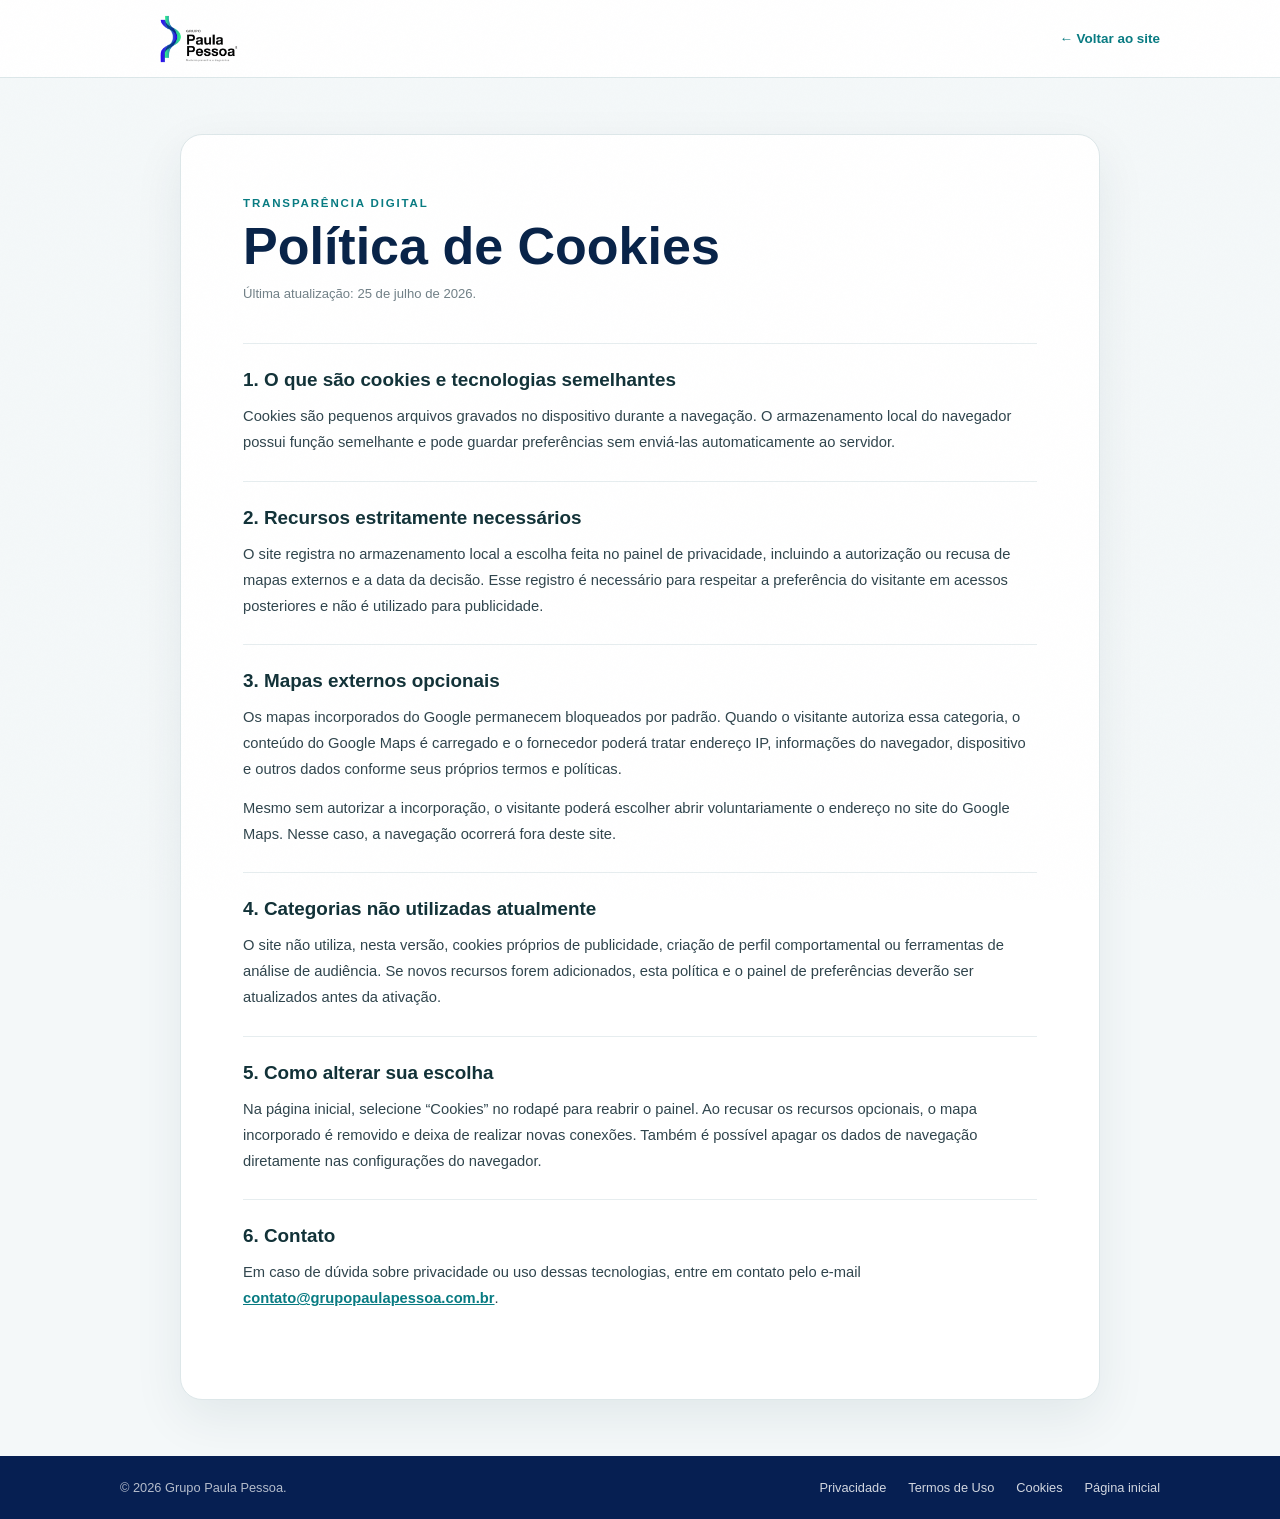
<file: cookies.html>
<!DOCTYPE html>
<html lang="pt-BR">
<head>
  <meta charset="UTF-8" />
  <meta name="viewport" content="width=device-width, initial-scale=1.0" />
  <meta name="description" content="Política de Cookies do site institucional do Grupo Paula Pessoa." />
  <title>Política de Cookies | Grupo Paula Pessoa</title>
  <link rel="icon" type="image/png" href="assets/favicon.png?v=20260725-01" />
  <link rel="stylesheet" href="css/estilos.css?v=20260725-02" />
</head>
<body class="pagina-legal">
  <header class="cabecalho-legal">
    <a href="index.html" aria-label="Voltar para o início">
      <img src="assets/logos/grupo-paula-pessoa.png?v=20260725-02" alt="Grupo Paula Pessoa" />
    </a>
    <a class="voltar-site" href="index.html">&larr; Voltar ao site</a>
  </header>

  <main class="conteudo-legal">
    <p class="rotulo-legal">Transparência digital</p>
    <h1>Política de Cookies</h1>
    <p class="atualizacao-legal">Última atualização: 25 de julho de 2026.</p>

    <section>
      <h2>1. O que são cookies e tecnologias semelhantes</h2>
      <p>Cookies são pequenos arquivos gravados no dispositivo durante a navegação. O armazenamento local do navegador possui função semelhante e pode guardar preferências sem enviá-las automaticamente ao servidor.</p>
    </section>

    <section>
      <h2>2. Recursos estritamente necessários</h2>
      <p>O site registra no armazenamento local a escolha feita no painel de privacidade, incluindo a autorização ou recusa de mapas externos e a data da decisão. Esse registro é necessário para respeitar a preferência do visitante em acessos posteriores e não é utilizado para publicidade.</p>
    </section>

    <section>
      <h2>3. Mapas externos opcionais</h2>
      <p>Os mapas incorporados do Google permanecem bloqueados por padrão. Quando o visitante autoriza essa categoria, o conteúdo do Google Maps é carregado e o fornecedor poderá tratar endereço IP, informações do navegador, dispositivo e outros dados conforme seus próprios termos e políticas.</p>
      <p>Mesmo sem autorizar a incorporação, o visitante poderá escolher abrir voluntariamente o endereço no site do Google Maps. Nesse caso, a navegação ocorrerá fora deste site.</p>
    </section>

    <section>
      <h2>4. Categorias não utilizadas atualmente</h2>
      <p>O site não utiliza, nesta versão, cookies próprios de publicidade, criação de perfil comportamental ou ferramentas de análise de audiência. Se novos recursos forem adicionados, esta política e o painel de preferências deverão ser atualizados antes da ativação.</p>
    </section>

    <section>
      <h2>5. Como alterar sua escolha</h2>
      <p>Na página inicial, selecione “Cookies” no rodapé para reabrir o painel. Ao recusar os recursos opcionais, o mapa incorporado é removido e deixa de realizar novas conexões. Também é possível apagar os dados de navegação diretamente nas configurações do navegador.</p>
    </section>

    <section>
      <h2>6. Contato</h2>
      <p>Em caso de dúvida sobre privacidade ou uso dessas tecnologias, entre em contato pelo e-mail <a href="mailto:contato@grupopaulapessoa.com.br">contato@grupopaulapessoa.com.br</a>.</p>
    </section>
  </main>

  <footer class="rodape-legal">
    <span>© 2026 Grupo Paula Pessoa.</span>
    <nav aria-label="Links legais">
      <a href="privacidade.html">Privacidade</a>
      <a href="termos.html">Termos de Uso</a>
      <a href="cookies.html" aria-current="page">Cookies</a>
      <a href="index.html">Página inicial</a>
    </nav>
  </footer>
</body>
</html>
</file>
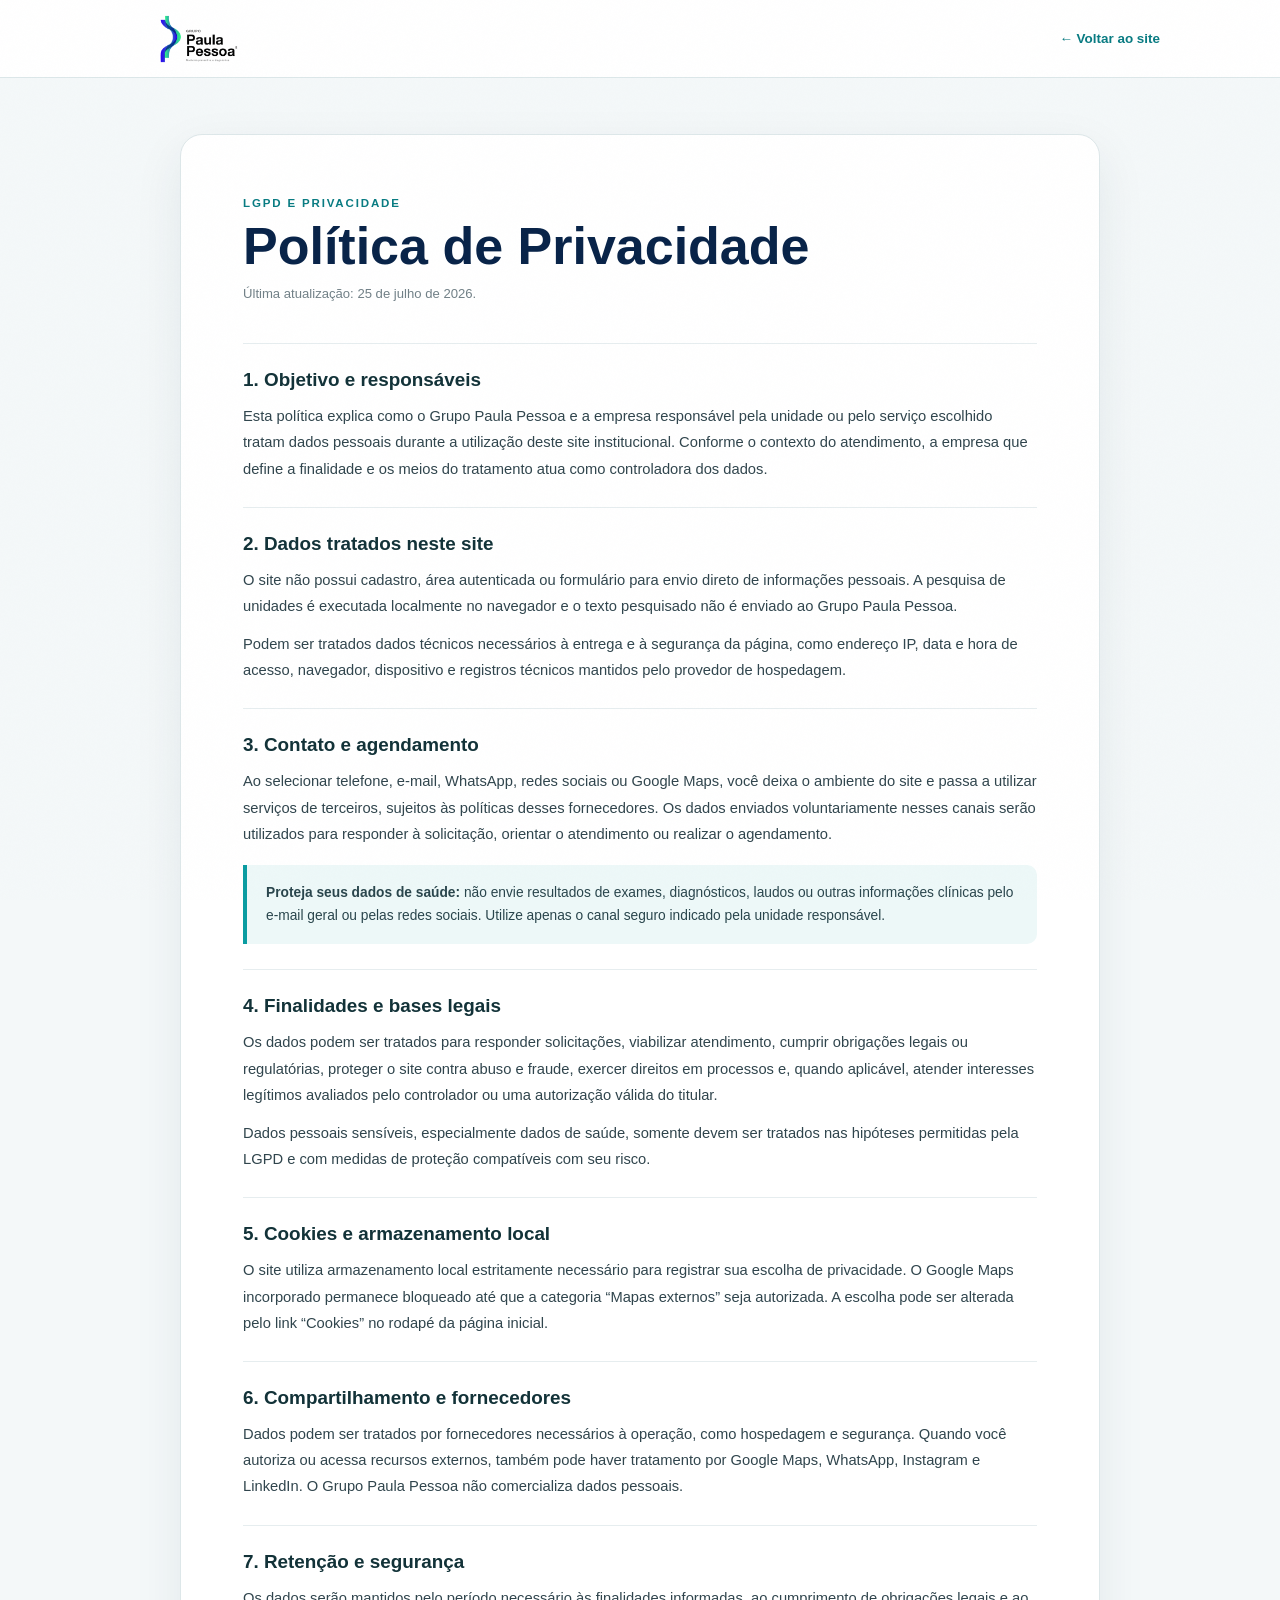
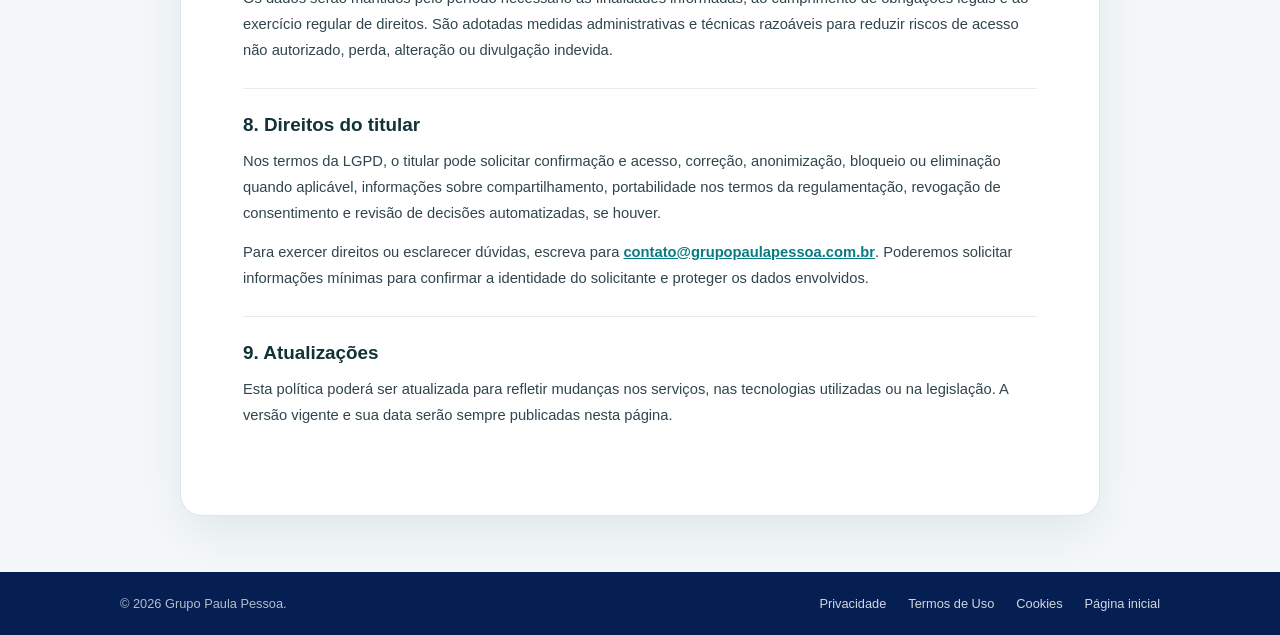
<file: privacidade.html>
<!DOCTYPE html>
<html lang="pt-BR">
<head>
  <meta charset="UTF-8" />
  <meta name="viewport" content="width=device-width, initial-scale=1.0" />
  <meta name="description" content="Política de Privacidade do site institucional do Grupo Paula Pessoa." />
  <title>Política de Privacidade | Grupo Paula Pessoa</title>
  <link rel="icon" type="image/png" href="assets/favicon.png?v=20260725-01" />
  <link rel="stylesheet" href="css/estilos.css?v=20260725-02" />
</head>
<body class="pagina-legal">
  <header class="cabecalho-legal">
    <a href="index.html" aria-label="Voltar para o início">
      <img src="assets/logos/grupo-paula-pessoa.png?v=20260725-02" alt="Grupo Paula Pessoa" />
    </a>
    <a class="voltar-site" href="index.html">&larr; Voltar ao site</a>
  </header>

  <main class="conteudo-legal">
    <p class="rotulo-legal">LGPD e privacidade</p>
    <h1>Política de Privacidade</h1>
    <p class="atualizacao-legal">Última atualização: 25 de julho de 2026.</p>

    <section>
      <h2>1. Objetivo e responsáveis</h2>
      <p>Esta política explica como o Grupo Paula Pessoa e a empresa responsável pela unidade ou pelo serviço escolhido tratam dados pessoais durante a utilização deste site institucional. Conforme o contexto do atendimento, a empresa que define a finalidade e os meios do tratamento atua como controladora dos dados.</p>
    </section>

    <section>
      <h2>2. Dados tratados neste site</h2>
      <p>O site não possui cadastro, área autenticada ou formulário para envio direto de informações pessoais. A pesquisa de unidades é executada localmente no navegador e o texto pesquisado não é enviado ao Grupo Paula Pessoa.</p>
      <p>Podem ser tratados dados técnicos necessários à entrega e à segurança da página, como endereço IP, data e hora de acesso, navegador, dispositivo e registros técnicos mantidos pelo provedor de hospedagem.</p>
    </section>

    <section>
      <h2>3. Contato e agendamento</h2>
      <p>Ao selecionar telefone, e-mail, WhatsApp, redes sociais ou Google Maps, você deixa o ambiente do site e passa a utilizar serviços de terceiros, sujeitos às políticas desses fornecedores. Os dados enviados voluntariamente nesses canais serão utilizados para responder à solicitação, orientar o atendimento ou realizar o agendamento.</p>
      <div class="alerta-legal"><strong>Proteja seus dados de saúde:</strong> não envie resultados de exames, diagnósticos, laudos ou outras informações clínicas pelo e-mail geral ou pelas redes sociais. Utilize apenas o canal seguro indicado pela unidade responsável.</div>
    </section>

    <section>
      <h2>4. Finalidades e bases legais</h2>
      <p>Os dados podem ser tratados para responder solicitações, viabilizar atendimento, cumprir obrigações legais ou regulatórias, proteger o site contra abuso e fraude, exercer direitos em processos e, quando aplicável, atender interesses legítimos avaliados pelo controlador ou uma autorização válida do titular.</p>
      <p>Dados pessoais sensíveis, especialmente dados de saúde, somente devem ser tratados nas hipóteses permitidas pela LGPD e com medidas de proteção compatíveis com seu risco.</p>
    </section>

    <section>
      <h2>5. Cookies e armazenamento local</h2>
      <p>O site utiliza armazenamento local estritamente necessário para registrar sua escolha de privacidade. O Google Maps incorporado permanece bloqueado até que a categoria “Mapas externos” seja autorizada. A escolha pode ser alterada pelo link “Cookies” no rodapé da página inicial.</p>
    </section>

    <section>
      <h2>6. Compartilhamento e fornecedores</h2>
      <p>Dados podem ser tratados por fornecedores necessários à operação, como hospedagem e segurança. Quando você autoriza ou acessa recursos externos, também pode haver tratamento por Google Maps, WhatsApp, Instagram e LinkedIn. O Grupo Paula Pessoa não comercializa dados pessoais.</p>
    </section>

    <section>
      <h2>7. Retenção e segurança</h2>
      <p>Os dados serão mantidos pelo período necessário às finalidades informadas, ao cumprimento de obrigações legais e ao exercício regular de direitos. São adotadas medidas administrativas e técnicas razoáveis para reduzir riscos de acesso não autorizado, perda, alteração ou divulgação indevida.</p>
    </section>

    <section>
      <h2>8. Direitos do titular</h2>
      <p>Nos termos da LGPD, o titular pode solicitar confirmação e acesso, correção, anonimização, bloqueio ou eliminação quando aplicável, informações sobre compartilhamento, portabilidade nos termos da regulamentação, revogação de consentimento e revisão de decisões automatizadas, se houver.</p>
      <p>Para exercer direitos ou esclarecer dúvidas, escreva para <a href="mailto:contato@grupopaulapessoa.com.br">contato@grupopaulapessoa.com.br</a>. Poderemos solicitar informações mínimas para confirmar a identidade do solicitante e proteger os dados envolvidos.</p>
    </section>

    <section>
      <h2>9. Atualizações</h2>
      <p>Esta política poderá ser atualizada para refletir mudanças nos serviços, nas tecnologias utilizadas ou na legislação. A versão vigente e sua data serão sempre publicadas nesta página.</p>
    </section>
  </main>

  <footer class="rodape-legal">
    <span>© 2026 Grupo Paula Pessoa.</span>
    <nav aria-label="Links legais">
      <a href="privacidade.html" aria-current="page">Privacidade</a>
      <a href="termos.html">Termos de Uso</a>
      <a href="cookies.html">Cookies</a>
      <a href="index.html">Página inicial</a>
    </nav>
  </footer>
</body>
</html>
</file>
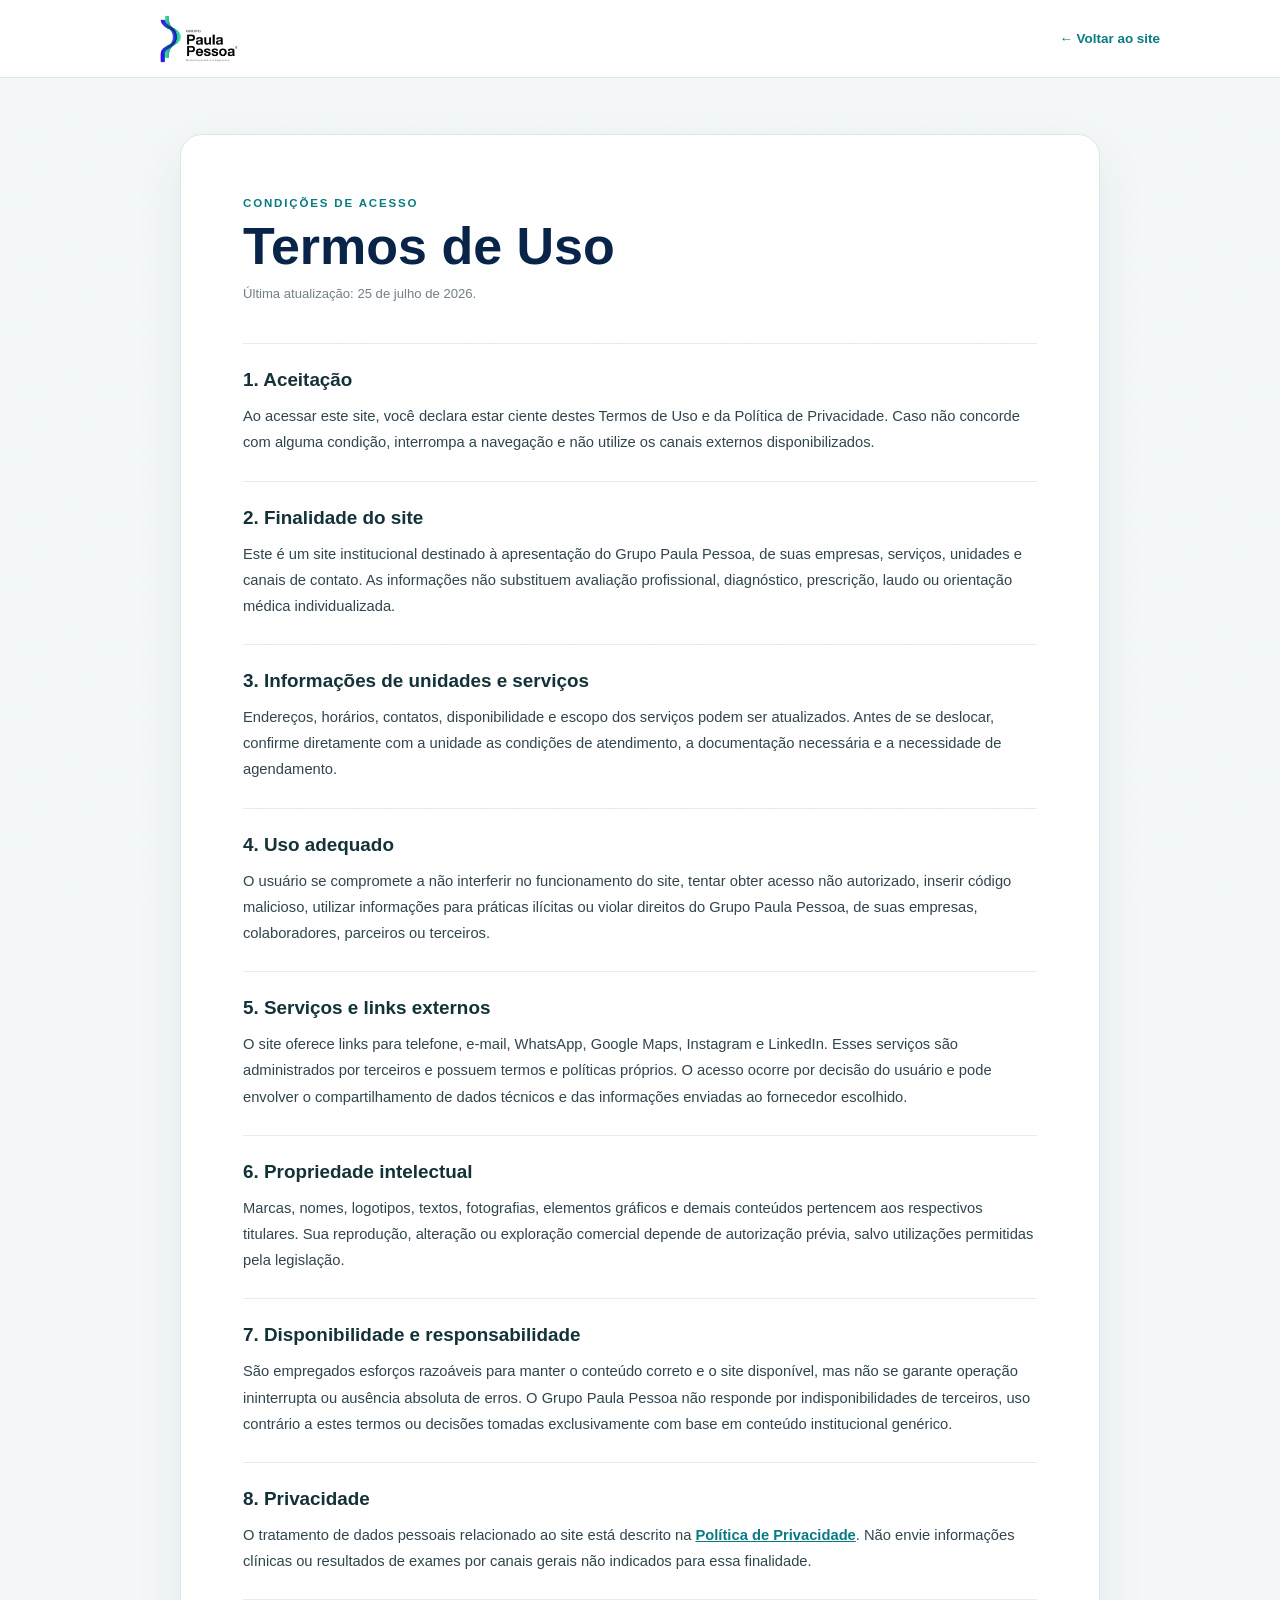
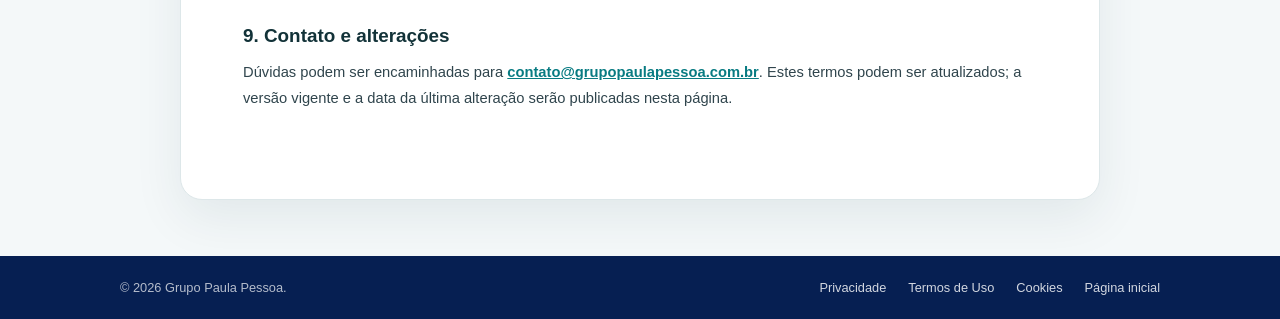
<file: termos.html>
<!DOCTYPE html>
<html lang="pt-BR">
<head>
  <meta charset="UTF-8" />
  <meta name="viewport" content="width=device-width, initial-scale=1.0" />
  <meta name="description" content="Termos de Uso do site institucional do Grupo Paula Pessoa." />
  <title>Termos de Uso | Grupo Paula Pessoa</title>
  <link rel="icon" type="image/png" href="assets/favicon.png?v=20260725-01" />
  <link rel="stylesheet" href="css/estilos.css?v=20260725-02" />
</head>
<body class="pagina-legal">
  <header class="cabecalho-legal">
    <a href="index.html" aria-label="Voltar para o início">
      <img src="assets/logos/grupo-paula-pessoa.png?v=20260725-02" alt="Grupo Paula Pessoa" />
    </a>
    <a class="voltar-site" href="index.html">&larr; Voltar ao site</a>
  </header>

  <main class="conteudo-legal">
    <p class="rotulo-legal">Condições de acesso</p>
    <h1>Termos de Uso</h1>
    <p class="atualizacao-legal">Última atualização: 25 de julho de 2026.</p>

    <section>
      <h2>1. Aceitação</h2>
      <p>Ao acessar este site, você declara estar ciente destes Termos de Uso e da Política de Privacidade. Caso não concorde com alguma condição, interrompa a navegação e não utilize os canais externos disponibilizados.</p>
    </section>

    <section>
      <h2>2. Finalidade do site</h2>
      <p>Este é um site institucional destinado à apresentação do Grupo Paula Pessoa, de suas empresas, serviços, unidades e canais de contato. As informações não substituem avaliação profissional, diagnóstico, prescrição, laudo ou orientação médica individualizada.</p>
    </section>

    <section>
      <h2>3. Informações de unidades e serviços</h2>
      <p>Endereços, horários, contatos, disponibilidade e escopo dos serviços podem ser atualizados. Antes de se deslocar, confirme diretamente com a unidade as condições de atendimento, a documentação necessária e a necessidade de agendamento.</p>
    </section>

    <section>
      <h2>4. Uso adequado</h2>
      <p>O usuário se compromete a não interferir no funcionamento do site, tentar obter acesso não autorizado, inserir código malicioso, utilizar informações para práticas ilícitas ou violar direitos do Grupo Paula Pessoa, de suas empresas, colaboradores, parceiros ou terceiros.</p>
    </section>

    <section>
      <h2>5. Serviços e links externos</h2>
      <p>O site oferece links para telefone, e-mail, WhatsApp, Google Maps, Instagram e LinkedIn. Esses serviços são administrados por terceiros e possuem termos e políticas próprios. O acesso ocorre por decisão do usuário e pode envolver o compartilhamento de dados técnicos e das informações enviadas ao fornecedor escolhido.</p>
    </section>

    <section>
      <h2>6. Propriedade intelectual</h2>
      <p>Marcas, nomes, logotipos, textos, fotografias, elementos gráficos e demais conteúdos pertencem aos respectivos titulares. Sua reprodução, alteração ou exploração comercial depende de autorização prévia, salvo utilizações permitidas pela legislação.</p>
    </section>

    <section>
      <h2>7. Disponibilidade e responsabilidade</h2>
      <p>São empregados esforços razoáveis para manter o conteúdo correto e o site disponível, mas não se garante operação ininterrupta ou ausência absoluta de erros. O Grupo Paula Pessoa não responde por indisponibilidades de terceiros, uso contrário a estes termos ou decisões tomadas exclusivamente com base em conteúdo institucional genérico.</p>
    </section>

    <section>
      <h2>8. Privacidade</h2>
      <p>O tratamento de dados pessoais relacionado ao site está descrito na <a href="privacidade.html">Política de Privacidade</a>. Não envie informações clínicas ou resultados de exames por canais gerais não indicados para essa finalidade.</p>
    </section>

    <section>
      <h2>9. Contato e alterações</h2>
      <p>Dúvidas podem ser encaminhadas para <a href="mailto:contato@grupopaulapessoa.com.br">contato@grupopaulapessoa.com.br</a>. Estes termos podem ser atualizados; a versão vigente e a data da última alteração serão publicadas nesta página.</p>
    </section>
  </main>

  <footer class="rodape-legal">
    <span>© 2026 Grupo Paula Pessoa.</span>
    <nav aria-label="Links legais">
      <a href="privacidade.html">Privacidade</a>
      <a href="termos.html" aria-current="page">Termos de Uso</a>
      <a href="cookies.html">Cookies</a>
      <a href="index.html">Página inicial</a>
    </nav>
  </footer>
</body>
</html>
</file>
<file: css/estilos.css>
/*
TemplateMo 622 Clearwave
https://templatemo.com/tm-622-clearwave
Uso livre para projetos pessoais e comerciais.
Adaptado para o Grupo Paula Pessoa.
*/

    /* ── VARIAVEIS VISUAIS ── */
    :root {
      --bg:           #FFFFFF;
      --bg-alt:       #F5F8FA;
      --surface:      #F5F8FA;
      --surface-2:    #FFFFFF;
      --accent:       #07358B;
      --accent-mid:   #2B30DD;
      --accent-light: #2ADB93;
      --cyan:         #2AB0A5;
      --ink-blue:     #07358B;
      --warm-accent:  #2ADB93;
      --accent-ghost: rgba(42,219,147,0.12);
      --accent-border:rgba(7,53,139,0.14);
      --text-1:       #111827;
      --text-2:       #4B5563;
      --text-3:       #686868;
      --border:       #E5E7EB;
      --gradient-brand: linear-gradient(135deg, #2B30DD 0%, #2AB0A5 52%, #2ADB93 100%);
      --gradient-primary: linear-gradient(135deg, #07358B 0%, #2B30DD 100%);
      --shadow-sm:    0 2px 12px rgba(7,53,139,0.06);
      --shadow-md:    0 10px 30px rgba(7,53,139,0.08);
      --shadow-lg:    0 24px 64px rgba(7,53,139,0.12);
      --silk:         cubic-bezier(0.16, 1, 0.3, 1);
      --silk-dur:     0.8s;
      --radius:       18px;
      --radius-lg:    24px;
    }

    /* ── NORMALIZACAO DOS ELEMENTOS ── */
    *, *::before, *::after { box-sizing: border-box; margin: 0; padding: 0; }
    html { scroll-behavior: smooth; font-size: 16px; scroll-padding-top: 80px; }
    body {
      font-family: 'Segoe UI', Arial, sans-serif;
      background: var(--bg);
      color: var(--text-1);
      overflow-x: hidden;
      -webkit-font-smoothing: antialiased;
    }
    a { text-decoration: none; color: inherit; }
    ul { list-style: none; }
    img { display: block; max-width: 100%; }
    button { cursor: pointer; border: none; background: none; font-family: inherit; }

    /* ── TEXTURA SUAVE DO FUNDO ── */
    body::before {
      content: '';
      position: fixed;
      inset: 0;
      pointer-events: none;
      z-index: 0;
      opacity: 0.018;
      background-image: url("data:image/svg+xml,%3Csvg viewBox='0 0 256 256' xmlns='http://www.w3.org/2000/svg'%3E%3Cfilter id='noise'%3E%3CfeTurbulence type='fractalNoise' baseFrequency='0.9' numOctaves='4' stitchTiles='stitch'/%3E%3C/filter%3E%3Crect width='100%25' height='100%25' filter='url(%23noise)'/%3E%3C/svg%3E");
      background-size: 128px 128px;
    }

    /* ── CLASSES UTILITARIAS ── */
    .conteiner { max-width: 1160px; margin: 0 auto; padding: 0 32px; }
    .rotulo-secao {
      display: inline-flex; align-items: center; gap: 8px;
      font-size: 11px; font-weight: 600; letter-spacing: 0.14em;
      text-transform: uppercase; color: var(--accent);
      background: var(--accent-ghost);
      border: 1px solid var(--accent-border);
      padding: 6px 14px; border-radius: 100px;
      margin-bottom: 20px;
    }
    .rotulo-secao::before {
      content: ''; width: 6px; height: 6px;
      background: var(--gradient-brand); border-radius: 50%;
    }
    .titulo-secao {
      font-family: 'Montserrat', sans-serif;
      font-size: clamp(2rem, 4vw, 3rem);
      font-weight: 700; letter-spacing: -0.03em;
      line-height: 1.15; color: var(--text-1);
    }
    .titulo-secao em {
      font-style: normal;
      font-family: 'Montserrat', sans-serif;
      background: var(--gradient-brand);
      -webkit-background-clip: text;
      background-clip: text;
      -webkit-text-fill-color: transparent;
    }
    .subtitulo-secao {
      font-size: 1.0625rem; line-height: 1.75;
      color: var(--text-2); max-width: 520px; margin-top: 16px;
    }

    /* ── REVELACAO AO ROLAR A PAGINA ── */
    .revelar { opacity: 0; transform: translateY(28px); transition: opacity 0.7s var(--silk), transform 0.7s var(--silk); }
    .revelar.visivel { opacity: 1; transform: none; }
    .atraso-revelar-1 { transition-delay: 0.1s; }
    .atraso-revelar-2 { transition-delay: 0.2s; }
    .atraso-revelar-3 { transition-delay: 0.3s; }
    .atraso-revelar-4 { transition-delay: 0.4s; }

    /* ══════════════════════════════════════════
       1. NAVEGACAO
    ══════════════════════════════════════════ */
    .navegacao {
      position: fixed; top: 0; left: 0; right: 0; z-index: 1000;
      padding: 20px 0;
      transition: padding var(--silk-dur) var(--silk), background var(--silk-dur) var(--silk), box-shadow var(--silk-dur) var(--silk);
    }
    .navegacao::before {
      content: '';
      position: absolute;
      top: -95px;
      left: 0;
      right: 0;
      height: 230px;
      pointer-events: none;
      background:
        radial-gradient(ellipse at 18% 38%, rgba(43,48,221,0.13) 0%, transparent 46%),
        radial-gradient(ellipse at 52% 42%, rgba(42,176,165,0.16) 0%, transparent 52%),
        radial-gradient(ellipse at 84% 38%, rgba(42,219,147,0.16) 0%, rgba(43,48,221,0.09) 38%, transparent 66%),
        linear-gradient(90deg, rgba(43,48,221,0.08), rgba(42,176,165,0.11), rgba(42,219,147,0.09));
      filter: blur(20px);
      opacity: 0.95;
      z-index: -1;
    }
    .navegacao.rolada {
      padding: 12px 0;
      background: rgba(255,255,255,0.92);
      backdrop-filter: blur(16px);
      -webkit-backdrop-filter: blur(16px);
      box-shadow: 0 1px 0 var(--border);
    }
    .interior-navegacao {
      position: relative;
      display: flex;
      align-items: center;
      justify-content: space-between;
      max-width: 1160px; margin: 0 auto; padding: 0 32px;
    }
    .logo-navegacao {
      font-size: 1.25rem; font-weight: 700; letter-spacing: -0.04em;
      color: var(--text-1);
    }
    .logo-navegacao span { color: var(--accent); }
    .imagem-logo-navegacao {
      display: flex;
      align-items: center;
      width: 190px;
      height: 54px;
      overflow: hidden;
    }
    .imagem-logo-navegacao img {
      width: 100%;
      height: 100%;
      object-fit: contain;
      object-position: left center;
    }
    .logo-rodape {
      width: 230px;
      height: 76px;
      filter: brightness(0) invert(1);
      opacity: 0.96;
    }
    .links-navegacao {
      display: flex; align-items: center; gap: 6px;
    }
    .links-navegacao a {
      font-size: 0.9rem; font-weight: 500; color: var(--text-2);
      position: relative; padding: 7px 10px; border-radius: 100px;
      background: transparent;
      box-shadow: inset 0 0 0 0px var(--accent-border);
      transition: color 0.4s var(--silk), background 0.4s var(--silk), box-shadow 0.4s var(--silk);
    }
    .links-navegacao a:hover {
      color: var(--accent);
      background: var(--accent-ghost);
      box-shadow: inset 0 0 0 1px var(--accent-border);
    }
    .acoes-navegacao {
      display: flex; align-items: center; gap: 12px;
    }
    .btn-ghost {
      font-size: 0.875rem; font-weight: 500; color: var(--text-2);
      padding: 9px 20px; border-radius: 100px;
      transition: color 0.3s, background 0.3s;
    }
    .btn-ghost:hover { color: var(--accent); background: var(--accent-ghost); }
    .botao-principal {
      font-size: 0.875rem; font-weight: 600; color: #fff;
      background: var(--gradient-primary); padding: 12px 26px; border-radius: 100px;
      white-space: nowrap;
      min-width: max-content;
      transition: background var(--silk-dur) var(--silk), transform var(--silk-dur) var(--silk), box-shadow var(--silk-dur) var(--silk);
      box-shadow: 0 4px 16px rgba(7,53,139,0.22);
    }
    .botao-principal:hover {
      background: var(--gradient-brand);
      transform: scale(1.02);
      box-shadow: 0 6px 24px rgba(43,48,221,0.26);
    }

    /* Botao do menu mobile */
    .botao-menu-mobile {
      display: none; flex-direction: column; gap: 5px;
      width: 28px; padding: 4px; cursor: pointer;
    }
    .botao-menu-mobile span {
      display: block; height: 2px; background: var(--text-1);
      border-radius: 2px; transition: all 0.4s var(--silk);
    }
    .botao-menu-mobile.aberto span:nth-child(1) { transform: translateY(7px) rotate(45deg); }
    .botao-menu-mobile.aberto span:nth-child(2) { opacity: 0; transform: scaleX(0); }
    .botao-menu-mobile.aberto span:nth-child(3) { transform: translateY(-7px) rotate(-45deg); }

    /* Menu mobile */
    .menu-mobile {
      position: fixed; inset: 0; z-index: 999;
      background: var(--bg);
      display: flex; flex-direction: column; align-items: center;
      justify-content: flex-start;
      gap: 0;
      opacity: 0; pointer-events: none;
      transition: opacity 0.4s var(--silk);
      overflow-y: auto;
      padding: 100px 32px 100px;
      -webkit-overflow-scrolling: touch;
    }
    .menu-mobile.aberto { opacity: 1; pointer-events: all; }
    .menu-mobile a {
      font-size: 1.1rem; font-weight: 600; letter-spacing: -0.01em;
      color: var(--text-1); padding: 14px 0; width: 100%; text-align: center;
      border-bottom: 1px solid var(--border);
      opacity: 0; transform: translateY(16px);
      transition: opacity 0.5s var(--silk), transform 0.5s var(--silk), color 0.3s;
    }
    .menu-mobile a:first-child { border-top: 1px solid var(--border); }
    .menu-mobile.aberto a { opacity: 1; transform: none; }
    .menu-mobile a:hover { color: var(--accent); }
    .menu-mobile a:nth-child(1) { transition-delay: 0.05s; }
    .menu-mobile a:nth-child(2) { transition-delay: 0.10s; }
    .menu-mobile a:nth-child(3) { transition-delay: 0.15s; }
    .menu-mobile a:nth-child(4) { transition-delay: 0.20s; }
    .menu-mobile a:nth-child(5) { transition-delay: 0.25s; }
    .menu-mobile a:nth-child(6) { transition-delay: 0.30s; }
    .menu-mobile .chamada-mobile {
      margin-top: 28px;
      font-size: 0.9375rem; font-weight: 600;
      background: var(--accent); color: #fff;
      padding: 14px 40px; border-radius: 100px;
      border: none;
      opacity: 0; transform: translateY(16px);
      transition: opacity 0.5s var(--silk) 0.35s, transform 0.5s var(--silk) 0.35s, background 0.3s;
    }
    .menu-mobile.aberto .chamada-mobile { opacity: 1; transform: none; }
    .menu-mobile .chamada-mobile:hover { background: var(--accent-mid); }

    /* ══════════════════════════════════════════
       2. DESTAQUE INICIAL
    ══════════════════════════════════════════ */
    .destaque-inicial {
      min-height: auto;
      display: flex; align-items: center;
      padding: 104px 0 0;
      position: relative; overflow: hidden;
      background: #fff;
    }
    .destaque-inicial > .conteiner {
      width: 100%;
      max-width: none;
      padding: 0;
    }
    /* Luzes suaves no fundo do destaque */
    .destaque-inicial::before {
      content: '';
      position: absolute; top: -10%; right: -5%;
      width: 55vw; height: 55vw; max-width: 720px; max-height: 720px;
      background: radial-gradient(ellipse at center, rgba(42,219,147,0.16) 0%, rgba(42,176,165,0.07) 50%, transparent 75%);
      border-radius: 50%;
      pointer-events: none;
    }
    .destaque-inicial::after {
      content: '';
      position: absolute; bottom: -15%; left: -8%;
      width: 40vw; height: 40vw; max-width: 500px; max-height: 500px;
      background: radial-gradient(ellipse at center, rgba(43,48,221,0.09) 0%, transparent 70%);
      border-radius: 50%;
      pointer-events: none;
    }
    .interior-inicial {
      position: relative; z-index: 1;
      display: block;
      width: 100%;
      max-width: none;
    }
    .conteudo-inicial {
      position: relative;
    }
    .imagem-banner-inicial {
      width: 100%;
      max-width: none;
      height: auto;
      display: block;
      border-radius: 0;
    }
    .hero-badge {
      display: inline-flex; align-items: center; gap: 8px;
      background: var(--surface-2); border: 1px solid var(--accent-border);
      border-radius: 100px; padding: 6px 16px 6px 8px;
      margin-bottom: 28px; box-shadow: var(--shadow-sm);
    }
    .hero-badge-dot {
      width: 24px; height: 24px; border-radius: 50%;
      background: var(--accent); display: flex; align-items: center; justify-content: center;
      font-size: 11px; color: #fff; font-weight: 700; flex-shrink: 0;
    }
    .hero-badge span { font-size: 0.8125rem; font-weight: 500; color: var(--text-2); }
    .hero-badge strong { color: var(--accent); }
    .hero-title {
      font-size: clamp(2.6rem, 5vw, 4.2rem);
      font-family: 'Montserrat', sans-serif;
      font-weight: 800; letter-spacing: -0.04em; line-height: 1.05;
      margin-bottom: 24px;
      color: var(--accent);
    }
    .hero-title em {
      font-style: normal;
      font-family: 'Montserrat', sans-serif;
      background: var(--gradient-brand);
      -webkit-background-clip: text;
      background-clip: text;
      -webkit-text-fill-color: transparent;
    }
    .hero-sub {
      font-size: 1.0625rem; line-height: 1.75;
      color: var(--text-2); max-width: 620px; margin-bottom: 40px;
    }
    .hero-actions { display: flex; align-items: center; gap: 14px; flex-wrap: wrap; }
    .btn-primary-lg {
      font-size: 0.9375rem; font-weight: 600; color: #fff;
      background: var(--gradient-primary); padding: 14px 32px; border-radius: 100px;
      display: flex; align-items: center; gap: 10px;
      transition: background var(--silk-dur) var(--silk), transform var(--silk-dur) var(--silk), box-shadow var(--silk-dur) var(--silk);
      box-shadow: 0 6px 24px rgba(7,53,139,0.25);
    }
    .btn-primary-lg:hover { background: var(--gradient-brand); transform: scale(1.02); box-shadow: 0 8px 32px rgba(43,48,221,0.28); }
    .btn-primary-lg .btn-arrow { transition: transform 0.4s var(--silk); }
    .btn-primary-lg:hover .btn-arrow { transform: translateX(4px); }
    .btn-outline-lg {
      font-size: 0.9375rem; font-weight: 500; color: var(--accent);
      border: 1.5px solid var(--accent-border); padding: 13px 28px; border-radius: 100px;
      background: rgba(255,255,255,0.78);
      display: flex; align-items: center; gap: 8px;
      transition: background 0.4s var(--silk), border-color 0.4s var(--silk), transform var(--silk-dur) var(--silk);
    }
    .btn-outline-lg:hover { background: var(--accent-ghost); border-color: var(--accent); transform: scale(1.02); }

    /* Indicadores de confianca */
    .hero-trust {
      display: flex; align-items: center; gap: 20px;
      margin-top: 48px; flex-wrap: wrap;
    }
    .trust-item {
      display: flex; align-items: center; gap: 8px;
      font-size: 0.8125rem; color: var(--text-3); font-weight: 500;
    }
    .trust-item svg { color: var(--accent); flex-shrink: 0; }
    .trust-divider { width: 1px; height: 20px; background: var(--border); }

    /* Composicao visual do destaque */
    .hero-visual {
      position: relative; display: flex; justify-content: center; align-items: center;
    }
    .hero-dashboard {
      width: 100%; max-width: 520px;
      background: var(--surface-2);
      border-radius: var(--radius-lg);
      border: 1px solid var(--border);
      box-shadow: var(--shadow-lg);
      overflow: hidden;
      transition: transform var(--silk-dur) var(--silk);
      position: relative;
    }
    .hero-dashboard::before {
      content: '';
      position: absolute;
      inset: 0 0 auto 0;
      height: 5px;
      background: var(--gradient-brand);
      z-index: 1;
    }
    .hero-dashboard:hover { transform: scale(1.01); }
    .dashboard-bar {
      background: var(--bg-alt); padding: 12px 16px;
      display: flex; align-items: center; gap: 8px;
      border-bottom: 1px solid var(--border);
    }
    .db-dot { width: 10px; height: 10px; border-radius: 50%; }
    .db-dot:nth-child(1) { background: #FF5F57; }
    .db-dot:nth-child(2) { background: #FFBD2E; }
    .db-dot:nth-child(3) { background: #28CA41; }
    .dashboard-body { padding: 24px; }
    .db-header { display: flex; justify-content: space-between; align-items: center; margin-bottom: 20px; }
    .db-title { font-size: 0.875rem; font-weight: 600; color: var(--text-1); }
    .db-tag {
      font-size: 0.72rem; font-weight: 600; letter-spacing: 0.08em;
      text-transform: uppercase; color: var(--accent);
      background: var(--accent-ghost); border: 1px solid var(--accent-border);
      padding: 3px 10px; border-radius: 100px;
    }
    .db-chart {
      height: 80px; display: flex; align-items: flex-end; gap: 6px; margin-bottom: 20px;
    }
    .db-bar {
      flex: 1; border-radius: 4px 4px 0 0;
      background: var(--accent-ghost); border: 1px solid var(--accent-border);
      transition: height 1s var(--silk);
    }
    .db-bar.ativo { background: var(--accent); border-color: var(--accent); }
    .db-stats { display: grid; grid-template-columns: repeat(3,1fr); gap: 12px; }
    .db-stat {
      background: var(--bg); border-radius: var(--radius);
      padding: 14px; border: 1px solid var(--border);
    }
    .db-stat-val { font-size: 1.25rem; font-weight: 700; color: var(--text-1); letter-spacing: -0.03em; }
    .db-stat-label { font-size: 0.72rem; color: var(--text-3); margin-top: 2px; }
    .db-stat-change { font-size: 0.72rem; font-weight: 600; color: var(--accent); margin-top: 4px; }

    /* Informacoes flutuantes do destaque */
    .hero-float-badge {
      position: absolute; bottom: -16px; left: -24px;
      background: var(--surface-2); border: 1px solid var(--border);
      border-radius: var(--radius); padding: 12px 16px;
      box-shadow: var(--shadow-md);
      display: flex; align-items: center; gap: 10px;
      animation: floatBadge 4s ease-in-out infinite;
    }
    @keyframes floatBadge {
      0%, 100% { transform: translateY(0); }
      50% { transform: translateY(-6px); }
    }
    .float-badge-icon {
      width: 36px; height: 36px; border-radius: 10px;
      background: var(--accent); display: flex; align-items: center; justify-content: center;
      color: #fff; font-size: 16px; flex-shrink: 0;
    }
    .float-badge-text { font-size: 0.75rem; }
    .float-badge-text strong { display: block; font-weight: 700; color: var(--text-1); }
    .float-badge-text span { color: var(--text-3); }

    .hero-float-badge-2 {
      position: absolute; top: 20px; right: -20px;
      background: var(--accent); border-radius: var(--radius);
      padding: 10px 16px; box-shadow: 0 8px 24px rgba(26,122,110,0.35);
      animation: floatBadge2 4s ease-in-out 2s infinite;
    }
    @keyframes floatBadge2 {
      0%, 100% { transform: translateY(0); }
      50% { transform: translateY(-5px); }
    }
    .float-badge-2-val { font-size: 1.4rem; font-weight: 700; color: #fff; letter-spacing: -0.03em; }
    .float-badge-2-label { font-size: 0.7rem; color: rgba(255,255,255,0.7); margin-top: 2px; }

    /* ══════════════════════════════════════════
       3. FAIXA CONTINUA DE LOGOS
    ══════════════════════════════════════════ */
    .secao-faixa-logos {
      padding: 48px 0; border-top: 1px solid var(--border); border-bottom: 1px solid var(--border);
      background: var(--surface);
      overflow: hidden; position: relative;
    }
    .rotulo-faixa-logos {
      text-align: center; font-size: 0.75rem; letter-spacing: 0.12em;
      text-transform: uppercase; color: var(--text-3); font-weight: 600;
      margin-bottom: 28px;
    }
    .janela-faixa-logos { overflow: hidden; }
    .trilho-faixa-logos {
      display: flex; align-items: center; gap: 0;
      width: max-content;
      animation: ticker 28s linear infinite;
    }
    .grupo-faixa-logos {
      display: flex;
      align-items: center;
      gap: 72px;
      flex-shrink: 0;
      padding-right: 72px;
    }
    @keyframes ticker {
      from { transform: translateX(0); }
      to { transform: translateX(-50%); }
    }
    .ticker-item {
      display: flex; align-items: center; gap: 10px;
      font-size: 1.0625rem; font-weight: 700; letter-spacing: -0.03em;
      color: var(--text-3); white-space: nowrap; flex-shrink: 0;
      transition: color 0.3s;
    }
    .ticker-item:hover { color: var(--accent); }
    .ticker-item-icon {
      width: 32px; height: 32px; border-radius: 8px;
      background: var(--accent-ghost); border: 1px solid var(--accent-border);
      display: flex; align-items: center; justify-content: center; flex-shrink: 0;
    }
    .ticker-dot {
      width: 5px; height: 5px; border-radius: 50%;
      background: var(--accent-light); flex-shrink: 0; opacity: 0.5;
    }
    .carrossel-logos {
      padding: 4px 0;
    }
    .logo-faixa {
      width: auto;
      height: 78px;
      flex: 0 0 auto;
      display: flex;
      align-items: center;
      justify-content: center;
      padding: 0;
      border: 0;
      border-radius: 0;
      background: transparent;
      box-shadow: none;
      transition: transform 0.35s var(--silk);
    }
    .logo-faixa:hover {
      transform: translateY(-3px);
    }
    .logo-faixa img {
      max-width: 100%;
      max-height: 58px;
      object-fit: contain;
    }
    .logo-faixa-grande img {
      max-height: 72px;
    }

    /* ══════════════════════════════════════════
       4. RECURSOS DO MODELO ORIGINAL
    ══════════════════════════════════════════ */
    .features-section { padding: 120px 0; }
    .features-header { text-align: center; margin-bottom: 80px; }
    .features-header .subtitulo-secao { margin: 16px auto 0; text-align: center; }

    .feature-row {
      display: grid; grid-template-columns: 1fr 1fr;
      align-items: center; gap: 80px; margin-bottom: 100px;
    }
    .feature-row:last-child { margin-bottom: 0; }
    .feature-row.reverse { direction: rtl; }
    .feature-row.reverse > * { direction: ltr; }

    .feature-content {}
    .feature-number {
      font-size: 0.75rem; font-weight: 700; letter-spacing: 0.14em;
      text-transform: uppercase; color: var(--accent-light);
      margin-bottom: 16px;
    }
    .feature-title {
      font-size: clamp(1.6rem, 3vw, 2.2rem);
      font-weight: 700; letter-spacing: -0.03em; line-height: 1.2;
      margin-bottom: 16px;
    }
    .feature-desc {
      font-size: 1rem; line-height: 1.75; color: var(--text-2); margin-bottom: 28px;
    }
    .feature-checklist { display: flex; flex-direction: column; gap: 10px; }
    .feature-check {
      display: flex; align-items: flex-start; gap: 10px;
      font-size: 0.9rem; color: var(--text-2);
    }
    .check-icon {
      width: 20px; height: 20px; border-radius: 50%;
      background: var(--accent-ghost); border: 1px solid var(--accent-border);
      display: flex; align-items: center; justify-content: center;
      flex-shrink: 0; margin-top: 1px;
      color: var(--accent); font-size: 11px; font-weight: 700;
    }

    .feature-visual {
      background: var(--surface);
      border-radius: var(--radius-lg);
      border: 1px solid var(--border);
      box-shadow: var(--shadow-md);
      overflow: hidden;
      aspect-ratio: 4/3;
      display: flex; align-items: center; justify-content: center;
      position: relative;
      transition: transform var(--silk-dur) var(--silk), box-shadow var(--silk-dur) var(--silk);
    }
    .feature-visual:hover { transform: scale(1.015); box-shadow: var(--shadow-lg); }
    .feature-visual-inner {
      width: 85%; display: flex; flex-direction: column; gap: 12px;
    }
    .fv-row { display: flex; gap: 12px; }
    .fv-card {
      flex: 1; background: var(--surface-2); border-radius: var(--radius);
      border: 1px solid var(--border); padding: 16px;
      box-shadow: var(--shadow-sm);
    }
    .fv-card-label { font-size: 0.72rem; color: var(--text-3); font-weight: 500; margin-bottom: 6px; }
    .fv-card-val { font-size: 1.3rem; font-weight: 700; color: var(--text-1); letter-spacing: -0.03em; }
    .fv-card-bar {
      height: 4px; border-radius: 2px; margin-top: 10px;
      background: var(--bg); overflow: hidden;
    }
    .fv-card-bar-fill { height: 100%; border-radius: 2px; background: var(--accent); }
    .fv-wide { flex: 2; }
    .fv-list { display: flex; flex-direction: column; gap: 8px; }
    .fv-list-item {
      display: flex; align-items: center; justify-content: space-between;
      padding: 8px 12px; background: var(--bg); border-radius: 8px;
      font-size: 0.8rem;
    }
    .fv-list-name { color: var(--text-2); font-weight: 500; }
    .fv-pill {
      font-size: 0.7rem; font-weight: 600; padding: 3px 10px; border-radius: 100px;
    }
    .fv-pill.green { background: rgba(26,122,110,0.12); color: var(--accent); }
    .fv-pill.blue  { background: rgba(42,157,143,0.12); color: var(--accent-mid); }
    .fv-pill.dim   { background: var(--border); color: var(--text-3); }

    /* ══════════════════════════════════════════
       5. MOBILE CAROUSEL
    ══════════════════════════════════════════ */
    .carousel-section {
      display: block;
      padding: 120px 0; background: var(--surface);
      border-top: 1px solid var(--border); border-bottom: 1px solid var(--border);
      overflow: hidden;
    }
    .carousel-header { text-align: center; margin-bottom: 0; }
    .carousel-header .subtitulo-secao { margin: 16px auto 0; text-align: center; }

    .carousel-stage {
      position: relative;
      height: clamp(480px, 52vw, 780px);
      perspective: clamp(900px, 120vw, 1800px);
      perspective-origin: center center;
      display: flex; align-items: center; justify-content: center;
    }
    .carousel-track {
      position: relative; width: 100%; height: 100%;
      transform-style: preserve-3d;
      display: flex; align-items: center; justify-content: center;
    }

    /* A largura do telefone controla os deslocamentos desta composicao. */
    :root {
      --pw: clamp(180px, 14vw, 300px);
      --gap1: clamp(200px, 19vw, 380px);
      --gap2: clamp(360px, 34vw, 660px);
      --gap-hide: clamp(500px, 48vw, 900px);
    }

    .phone-card {
      position: absolute;
      transition: transform 0.6s var(--silk), opacity 0.6s var(--silk);
      cursor: pointer;
    }
    .phone-shell {
      background: #C8D4D2;
      border-radius: 32px;
      padding: 5px;
      border: none;
      box-shadow:
        0 0 0 1px rgba(150,175,170,0.5),
        0 24px 56px rgba(13,30,28,0.18),
        inset 0 1px 0 rgba(255,255,255,0.6);
      position: relative;
      transition: box-shadow 0.6s var(--silk);
    }
    .phone-screen {
      background: var(--bg);
      border-radius: 28px;
      overflow: hidden;
      aspect-ratio: 9/19.5;
    }
    .phone-screen-inner {
      width: 100%; height: 100%;
      display: flex; flex-direction: column;
    }
    .ps-topbar {
      padding: 10px 12px 6px;
      display: flex; justify-content: space-between; align-items: center;
    }
    .ps-topbar-label { font-size: 8px; font-weight: 700; color: var(--text-1); letter-spacing: -0.02em; }
    .ps-dot { width: 20px; height: 20px; border-radius: 50%; background: var(--accent); }
    .ps-hero-block { padding: 6px 12px 10px; }
    .ps-hero-title { font-size: 9px; font-weight: 700; color: var(--text-1); line-height: 1.3; margin-bottom: 4px; }
    .ps-hero-sub { font-size: 6.5px; color: var(--text-3); line-height: 1.4; }
    .ps-btn {
      display: inline-block; margin-top: 6px;
      background: var(--accent); color: #fff;
      font-size: 6px; font-weight: 700; padding: 4px 10px; border-radius: 100px;
    }
    .ps-cards { padding: 6px 8px; display: flex; flex-direction: column; gap: 5px; }
    .ps-card {
      background: var(--surface-2); border-radius: 8px; padding: 8px 10px;
      border: 1px solid var(--border);
      display: flex; align-items: center; gap: 8px;
    }
    .ps-card-icon {
      width: 22px; height: 22px; border-radius: 6px;
      background: var(--accent-ghost); border: 1px solid var(--accent-border);
      flex-shrink: 0;
    }
    .ps-card-text { flex: 1; }
    .ps-card-title { height: 5px; background: var(--border); border-radius: 2px; width: 60%; margin-bottom: 4px; }
    .ps-card-sub { height: 4px; background: var(--bg-alt); border-radius: 2px; width: 80%; }
    .ps-card-val { font-size: 8px; font-weight: 700; color: var(--accent); }
    .ps-nav {
      margin-top: auto; padding: 6px 8px;
      display: flex; justify-content: space-around;
      border-top: 1px solid var(--border); background: var(--surface-2);
    }
    .ps-nav-item { display: flex; flex-direction: column; align-items: center; gap: 2px; }
    .ps-nav-dot { width: 14px; height: 14px; border-radius: 50%; background: var(--bg-alt); }
    .ps-nav-dot.ativo { background: var(--accent); }
    .ps-nav-label { font-size: 4.5px; color: var(--text-3); }
    .ps-nav-label.ativo { color: var(--accent); }

    /* Posicoes dos cartoes; os movimentos sao controlados pelo JavaScript. */
    .phone-card[data-pos="center"]       { z-index: 10; }
    .phone-card[data-pos="left1"],
    .phone-card[data-pos="right1"]       { z-index: 8; }
    .phone-card[data-pos="left2"],
    .phone-card[data-pos="right2"]       { z-index: 6; }
    .phone-card[data-pos="hidden-left"],
    .phone-card[data-pos="hidden-right"] { z-index: 4; }

    /* Linha de apoio visual da composicao */
    .carousel-ground {
      position: absolute; bottom: 60px; left: 0; right: 0;
      height: 1px; background: linear-gradient(90deg, transparent, var(--border), transparent);
    }

    /* Controles do carrossel */
    .carousel-controls {
      display: flex; align-items: center; justify-content: center; gap: 24px;
      width: 100%; margin-top: 48px;
    }
    .carousel-btn {
      width: 44px; height: 44px; border-radius: 50%;
      border: 1.5px solid var(--accent-border);
      background: var(--surface-2);
      display: flex; align-items: center; justify-content: center;
      color: var(--accent); cursor: pointer;
      transition: all 0.4s var(--silk);
    }
    .carousel-btn:hover {
      background: var(--accent); color: #fff;
      border-color: var(--accent);
      transform: scale(1.05);
    }
    .carousel-dots { display: flex; gap: 8px; align-items: center; }
    .carousel-dot {
      width: 8px; height: 8px; border-radius: 50%;
      background: var(--accent-border); cursor: pointer;
      transition: all 0.4s var(--silk);
    }
    .carousel-dot.ativo {
      background: var(--accent); width: 24px; border-radius: 4px;
    }

    /* Controle de ampliacao */
    .carousel-zoom {
      display: flex; align-items: center; justify-content: center;
      gap: 8px; padding: 30px 0 0;
    }
    .zoom-btn {
      width: 32px; height: 32px; border-radius: 50%;
      border: 1.5px solid var(--accent-border);
      background: var(--surface-2);
      display: flex; align-items: center; justify-content: center;
      color: var(--accent); cursor: pointer; font-size: 16px; line-height: 1;
      transition: all 0.35s var(--silk);
      user-select: none;
    }
    .zoom-btn:hover:not(:disabled) {
      background: var(--accent); color: #fff; border-color: var(--accent);
    }
    .zoom-btn:disabled { opacity: 0.28; cursor: not-allowed; }
    .zoom-pips { display: flex; gap: 5px; align-items: center; }
    .zoom-pip {
      width: 6px; height: 6px; border-radius: 50%;
      background: var(--accent-border);
      transition: background 0.3s var(--silk), transform 0.3s var(--silk);
      cursor: pointer;
    }
    .zoom-pip.ativo { background: var(--accent); transform: scale(1.4); }
    .zoom-label {
      font-size: 0.72rem; font-weight: 500; color: var(--text-3);
      letter-spacing: 0.06em; text-transform: uppercase; width: 36px; text-align: center;
    }

    /* Areas de atuacao */
    .secao-areas {
      padding: 92px 0 82px;
      border-top: 1px solid #dce5ef;
      background: #f8fbff;
      scroll-margin-top: 100px;
    }
    .conteiner-areas { max-width: 1280px; }
    .cabecalho-areas { max-width: 900px; margin: 0 auto 46px; text-align: center; }
    .rotulo-areas {
      display: flex;
      align-items: center;
      justify-content: center;
      gap: 18px;
      margin-bottom: 22px;
      color: #24365c;
      font-size: 0.7rem;
      font-weight: 600;
      letter-spacing: 0.42em;
      text-transform: uppercase;
    }
    .rotulo-areas span,
    .rotulo-areas::after {
      content: '';
      width: 52px;
      height: 3px;
      background: linear-gradient(90deg, #1769e8, #20a88a);
      flex-shrink: 0;
    }
    .cabecalho-areas h2 {
      margin: 0;
      color: #101c38;
      font-family: 'Montserrat', sans-serif;
      font-size: clamp(2.9rem, 5.7vw, 5.35rem);
      font-weight: 800;
      line-height: 1;
      letter-spacing: 0;
    }
    .cabecalho-areas h2 em {
      font-style: normal;
      background: linear-gradient(90deg, #1769e8, #20a88a);
      -webkit-background-clip: text;
      background-clip: text;
      -webkit-text-fill-color: transparent;
    }
    .linha-areas { width: 56px; height: 2px; margin: 24px auto 18px; background: #2196df; }
    .cabecalho-areas p {
      max-width: 900px;
      margin: 0 auto;
      color: #263a5d;
      font-size: clamp(1rem, 1.55vw, 1.25rem);
      line-height: 1.65;
    }
    .grade-areas { display: grid; grid-template-columns: repeat(4, minmax(0, 1fr)); gap: 20px; }
    .cartao-area {
      --area-color: #1769e8;
      display: flex;
      align-items: center;
      flex-direction: column;
      min-height: 375px;
      padding: 34px 26px 28px;
      border: 1px solid #dce5ef;
      border-top: 4px solid var(--area-color);
      border-radius: 8px;
      background: rgba(255,255,255,0.94);
      box-shadow: 0 14px 34px rgba(22,50,79,0.08);
      text-align: center;
      transition: transform 0.3s var(--silk), box-shadow 0.3s var(--silk);
    }
    .cartao-area:hover { transform: translateY(-7px); box-shadow: 0 22px 46px rgba(22,50,79,0.14); }
    .area-diagnostico { --area-color: #7040a0; }
    .area-transito { --area-color: #d5a20b; }
    .area-toxicologia { --area-color: #16a99e; }
    .icone-area {
      width: 112px;
      height: 112px;
      margin-bottom: 23px;
      border-radius: 50%;
      overflow: hidden;
      background: #fff;
      box-shadow: 0 8px 22px rgba(22,50,79,0.14);
    }
    .icone-area img {
      display: block;
      width: 100%;
      height: 100%;
      object-fit: cover;
    }
    .cartao-area h3 {
      margin: 0;
      color: #101c38;
      font-family: 'Montserrat', sans-serif;
      font-size: clamp(1.25rem, 1.7vw, 1.55rem);
      line-height: 1.15;
      letter-spacing: 0;
    }
    .cartao-area p { margin: 20px 0 24px; color: #40506d; font-size: 0.9rem; line-height: 1.65; }
    .cartao-area a {
      display: inline-flex;
      align-items: center;
      gap: 18px;
      margin-top: auto;
      color: var(--area-color);
      font-size: 0.95rem;
      font-weight: 700;
    }
    .cartao-area a span { font-size: 1.55rem; line-height: 1; transition: transform 0.25s; }
    .cartao-area a:hover span { transform: translateX(6px); }
    .chamada-areas {
      display: flex;
      align-items: center;
      justify-content: center;
      gap: 18px;
      width: fit-content;
      min-height: 58px;
      margin: 44px auto 0;
      padding: 0 30px;
      border: 1.5px solid #1680ef;
      border-radius: 8px;
      color: #16324f;
      font-size: 0.95rem;
      font-weight: 700;
      transition: color 0.25s, background 0.25s;
    }
    .chamada-areas svg { width: 25px; height: 25px; color: #087bea; }
    .chamada-areas span { margin-left: 20px; font-size: 1.5rem; }
    .chamada-areas:hover { background: #087bea; color: #fff; }
    .chamada-areas:hover svg { color: #fff; }

    /* Arte SVG da secao de areas com o conteudo sobre os quatro cartoes. */
    @media (min-width: 769px) {
      .secao-areas-com-imagem {
        position: relative;
        min-height: 0;
        aspect-ratio: 3 / 2;
        padding: 0;
        overflow: hidden;
        border: 0;
        background: #fff url('../assets/banners/areas-de-atuacao.svg') center / cover no-repeat;
      }
      .secao-areas-com-imagem .conteiner-areas {
        position: relative;
        width: 100%;
        max-width: none;
        height: 100%;
        padding: 0;
      }
      .secao-areas-com-imagem .cabecalho-areas {
        position: absolute;
        top: 4.5%;
        left: 50%;
        width: min(92%, 900px);
        margin: 0;
        transform: translateX(-50%);
      }
      .secao-areas-com-imagem .cabecalho-areas h2 {
        font-size: clamp(2.4rem, 5vw, 5rem);
      }
      .secao-areas-com-imagem .cabecalho-areas p {
        font-size: clamp(0.78rem, 1.25vw, 1.15rem);
      }
      .secao-areas-com-imagem .grade-areas {
        position: absolute;
        inset: 50.5% 8.4% 31.5%;
        align-items: stretch;
        gap: 0;
      }
      .secao-areas-com-imagem .cartao-area {
        min-height: 0;
        padding: clamp(12px, 1.5vw, 24px) clamp(18px, 2.2vw, 34px) 8px;
        border: 0;
        border-radius: 0;
        background: transparent;
        box-shadow: none;
      }
      .secao-areas-com-imagem .cartao-area:hover {
        transform: none;
        box-shadow: none;
      }
      .secao-areas-com-imagem .icone-area { display: none; }
      .secao-areas-com-imagem .cartao-area h3 {
        font-size: clamp(0.85rem, 1.35vw, 1.3rem);
      }
      .secao-areas-com-imagem .cartao-area p {
        margin: clamp(5px, 0.7vw, 10px) 0;
        font-size: clamp(0.58rem, 0.85vw, 0.78rem);
        line-height: 1.4;
      }
      .secao-areas-com-imagem .cartao-area a {
        gap: 8px;
        font-size: clamp(0.62rem, 0.85vw, 0.78rem);
      }
      .secao-areas-com-imagem .cartao-area a span { font-size: 1rem; }
      .secao-areas-com-imagem .chamada-areas { display: none; }
    }

    /* ══════════════════════════════════════════
       6. NUMEROS DO GRUPO
    ══════════════════════════════════════════ */
    .secao-numeros {
      position: relative;
      isolation: isolate;
      overflow: hidden;
      padding: 104px 0 110px;
      border-top: 1px solid var(--border);
      background:
        radial-gradient(circle at 8% 8%, rgba(23,105,232,0.08), transparent 25%),
        radial-gradient(circle at 93% 88%, rgba(22,169,158,0.16), transparent 30%),
        linear-gradient(180deg, #f9fcff 0%, #f4f9ff 58%, #e9f5ff 100%);
    }
    .secao-numeros::before {
      content: '';
      position: absolute;
      z-index: -1;
      right: -14%;
      bottom: -42%;
      left: -12%;
      height: 62%;
      border-radius: 50% 50% 0 0 / 35% 35% 0 0;
      background: linear-gradient(115deg, rgba(23,105,232,0.72), rgba(25,151,222,0.78) 42%, rgba(16,190,151,0.82));
      transform: rotate(-2deg);
    }
    .secao-numeros > .conteiner { position: relative; z-index: 1; max-width: 1380px; }
    .cabecalho-numeros {
      max-width: 900px;
      margin: 0 auto 52px;
      text-align: center;
    }
    .rotulo-numeros {
      display: flex;
      align-items: center;
      justify-content: center;
      gap: 18px;
      margin-bottom: 24px;
      color: #0a4ca5;
      font-size: 0.85rem;
      font-weight: 700;
      letter-spacing: 0.16em;
      text-transform: uppercase;
    }
    .rotulo-numeros::before,
    .rotulo-numeros::after {
      content: '';
      width: 38px;
      height: 2px;
      background: #1769e8;
    }
    .rotulo-numeros::after { background: #16a99e; }
    .cabecalho-numeros h2 {
      margin: 0;
      color: #101c38;
      font-family: 'Montserrat', sans-serif;
      font-size: clamp(2.2rem, 4.4vw, 4rem);
      font-weight: 700;
      line-height: 1.12;
      letter-spacing: 0;
    }
    .cabecalho-numeros h2 em {
      display: block;
      font-style: normal;
      background: linear-gradient(90deg, #175ce5 16%, #178ed0 52%, #10a977 84%);
      -webkit-background-clip: text;
      background-clip: text;
      -webkit-text-fill-color: transparent;
    }
    .cabecalho-numeros p {
      margin: 24px auto 0;
      color: #4b5563;
      font-size: clamp(1rem, 1.4vw, 1.15rem);
      line-height: 1.7;
    }
    .cabecalho-numeros strong { color: #0a4ca5; }
    .grade-numeros {
      display: grid;
      grid-template-columns: repeat(4, minmax(0, 1fr));
      align-items: end;
      gap: 30px;
      padding: 62px 22px 24px;
    }
    .cartao-numero {
      --cor-numero: #1769e8;
      --cor-numero-clara: #42a2ff;
      display: flex;
      align-items: center;
      flex-direction: column;
      position: relative;
      isolation: isolate;
      min-height: 390px;
      padding: 92px 28px 44px;
      border: 1px solid rgba(190,207,228,0.75);
      border-radius: 30px;
      background: rgba(255,255,255,0.97);
      box-shadow: 0 22px 50px rgba(22,50,79,0.15);
      text-align: center;
      transition: transform 0.35s var(--silk), box-shadow 0.35s var(--silk);
    }
    .cartao-numero:nth-child(1) { transform: rotate(2.5deg); }
    .cartao-numero:nth-child(2) { --cor-numero: #168ee5; --cor-numero-clara: #31b9ed; transform: rotate(-2deg); }
    .cartao-numero:nth-child(3) { --cor-numero: #0b9c80; --cor-numero-clara: #28c8aa; transform: rotate(2deg); }
    .cartao-numero:nth-child(4) { --cor-numero: #7040a0; --cor-numero-clara: #a46ae8; transform: rotate(-2.5deg); }
    .cartao-numero::before {
      content: '';
      position: absolute;
      z-index: -1;
      inset: 16px -12px -14px 14px;
      border-radius: 34px;
      background: linear-gradient(145deg, var(--cor-numero-clara), var(--cor-numero));
      transform: rotate(-5deg);
      box-shadow: 0 20px 36px color-mix(in srgb, var(--cor-numero) 24%, transparent);
    }
    .cartao-numero::after {
      content: '';
      position: absolute;
      right: 52px;
      bottom: 25px;
      width: 78px;
      height: 34px;
      opacity: 0.65;
      background-image: radial-gradient(circle, var(--cor-numero) 1.5px, transparent 1.8px);
      background-size: 12px 12px;
    }
    .cartao-numero:hover {
      transform: translateY(-10px) rotate(0);
      box-shadow: 0 22px 48px rgba(22,50,79,0.14);
    }
    .icone-numero {
      display: grid;
      place-items: center;
      position: absolute;
      top: -48px;
      left: 50%;
      z-index: 2;
      width: 100px;
      height: 100px;
      margin: 0;
      border-radius: 50%;
      border: 7px solid rgba(255,255,255,0.9);
      background: linear-gradient(145deg, var(--cor-numero-clara), var(--cor-numero));
      box-shadow: 0 14px 25px color-mix(in srgb, var(--cor-numero) 30%, transparent);
      color: #fff;
      transform: translateX(-50%);
    }
    .icone-numero svg { width: 43px; height: 43px; stroke-width: 1.7; }
    .valor-numero {
      display: flex;
      align-items: baseline;
      justify-content: center;
      gap: 3px;
      margin-bottom: 20px;
      color: var(--cor-numero);
      font-family: 'Montserrat', sans-serif;
      font-size: clamp(3.8rem, 5vw, 5.4rem);
      font-weight: 700;
      line-height: 0.95;
      letter-spacing: 0;
    }
    .valor-numero-textual { font-size: clamp(2rem, 3.2vw, 3.3rem); }
    .linha-numero {
      width: 40px;
      height: 2px;
      margin-bottom: 24px;
      border-radius: 2px;
      background: var(--cor-numero);
      transition: width 0.5s var(--silk);
    }
    .cartao-numero:hover .linha-numero { width: 62px; }
    .sufixo-numero { color: var(--cor-numero); font-size: 48%; font-weight: 700; }
    .rotulo-numero {
      margin-bottom: 13px;
      color: #101c38;
      font-family: 'Montserrat', sans-serif;
      font-size: 1.08rem;
      font-weight: 700;
      line-height: 1.25;
    }
    .subtitulo-numero {
      color: #5b6578;
      font-size: 0.92rem;
      line-height: 1.65;
    }
    @media (prefers-reduced-motion: reduce) {
      .area-rotativa { transition: none; }
    }

    /* Arte completa dos indicadores com os dados posicionados sobre os cartoes. */
    @media (min-width: 769px) {
      .secao-numeros-com-imagem {
        min-height: 0;
        aspect-ratio: 3 / 2;
        padding: 0;
        border: 0;
        background-color: #f8fbff;
        background-image:
          url('../assets/banners/areas-de-atuacao.svg'),
          radial-gradient(circle at 8% 8%, rgba(23,105,232,0.08), transparent 25%),
          linear-gradient(180deg, #f9fcff 0%, #f4f9ff 58%, #e9f5ff 100%);
        background-position: center;
        background-size: cover;
        background-repeat: no-repeat;
      }
      .secao-numeros-com-imagem::before { display: none; }
      .secao-numeros-com-imagem > .conteiner {
        width: 100%;
        max-width: none;
        height: 100%;
        padding: 0;
      }
      .secao-numeros-com-imagem .cabecalho-numeros {
        position: absolute;
        top: 4.5%;
        left: 50%;
        width: min(92%, 900px);
        max-width: 900px;
        height: auto;
        margin: 0;
        padding: 0;
        overflow: visible;
        clip: auto;
        white-space: normal;
        transform: translateX(-50%);
      }
      .secao-numeros-com-imagem .cabecalho-numeros h2 {
        font-size: clamp(2.2rem, 5vw, 4.8rem);
      }
      .secao-numeros-com-imagem .cabecalho-numeros p {
        margin-top: clamp(10px, 1.5vw, 24px);
        font-size: clamp(0.78rem, 1.35vw, 1.15rem);
      }
      .secao-numeros-com-imagem .grade-numeros {
        position: absolute;
        inset: 0;
        display: block;
        padding: 0;
      }
      .secao-numeros-com-imagem .cartao-numero {
        position: absolute;
        top: 50.5%;
        width: 18.5%;
        height: 17.5%;
        display: block;
        min-height: 0;
        padding: 0 clamp(16px, 1.8vw, 28px);
        border: 0;
        border-radius: 0;
        background: transparent;
        box-shadow: none;
        transform: translateX(-50%);
      }
      .secao-numeros-com-imagem .cartao-numero:nth-child(1) { left: 18.25%; }
      .secao-numeros-com-imagem .cartao-numero:nth-child(2) { left: 39.1%; }
      .secao-numeros-com-imagem .cartao-numero:nth-child(3) { left: 59.35%; }
      .secao-numeros-com-imagem .cartao-numero:nth-child(4) { left: 79.8%; }
      .secao-numeros-com-imagem .cartao-numero::before,
      .secao-numeros-com-imagem .cartao-numero::after,
      .secao-numeros-com-imagem .icone-numero {
        display: none;
      }
      .secao-numeros-com-imagem .cartao-numero:hover {
        box-shadow: none;
        transform: translateX(-50%);
      }
      .secao-numeros-com-imagem .valor-numero {
        position: absolute;
        top: 11%;
        left: 0;
        width: 100%;
        height: 34%;
        margin: 0;
        font-size: clamp(1.7rem, 3.25vw, 3.4rem);
        line-height: 1;
        text-align: center;
      }
      .secao-numeros-com-imagem .cartao-numero:nth-child(4) .valor-numero {
        left: 3%;
      }
      .secao-numeros-com-imagem .valor-numero-textual {
        font-size: clamp(1rem, 2.05vw, 2.1rem);
      }
      .secao-numeros-com-imagem .valor-numero-areas {
        font-size: clamp(0.9rem, 1.55vw, 1.6rem);
        line-height: 1;
      }
      .area-rotativa {
        display: inline-block;
        transition: opacity 0.32s ease, transform 0.32s ease;
      }
      .area-rotativa.saindo {
        opacity: 0;
        transform: translateY(-12px);
      }
      .area-rotativa.entrando {
        opacity: 0;
        transform: translateY(12px);
      }
      .secao-numeros-com-imagem .linha-numero {
        position: absolute;
        top: 40%;
        left: 50%;
        width: clamp(24px, 2.6vw, 40px);
        margin: 0;
        transform: translateX(-50%);
      }
      .secao-numeros-com-imagem .rotulo-numero {
        position: absolute;
        top: 51%;
        left: 50%;
        width: 100%;
        max-width: 190px;
        margin: 0;
        font-size: clamp(0.62rem, 0.95vw, 0.88rem);
        overflow-wrap: anywhere;
        text-align: center;
        transform: translateX(-50%);
      }
      .secao-numeros-com-imagem .subtitulo-numero {
        position: absolute;
        top: 69%;
        left: 50%;
        width: 100%;
        max-width: 170px;
        font-size: clamp(0.5rem, 0.68vw, 0.66rem);
        line-height: 1.3;
        overflow-wrap: anywhere;
        text-align: center;
        transform: translateX(-50%);
      }
    }

    /* ══════════════════════════════════════════
       7. EMPRESAS E UNIDADES
    ══════════════════════════════════════════ */
    .secao-unidades { padding: 58px 0 100px; background: var(--surface); border-top: 1px solid var(--border); }
    .pricing-header { text-align: center; margin-bottom: 48px; }
    .pricing-header .subtitulo-secao { margin: 16px auto 0; text-align: center; }

    .pricing-toggle {
      display: flex; align-items: center; justify-content: center; gap: 14px;
      margin-bottom: 56px;
    }
    .toggle-label { font-size: 0.9rem; font-weight: 500; color: var(--text-2); }
    .toggle-label.ativo { color: var(--accent); font-weight: 600; }
    .toggle-switch {
      width: 52px; height: 28px; border-radius: 100px;
      background: var(--accent); cursor: pointer; position: relative;
      transition: background 0.4s var(--silk);
    }
    .toggle-switch::after {
      content: ''; position: absolute; top: 3px; left: 3px;
      width: 22px; height: 22px; border-radius: 50%; background: #fff;
      transition: transform 0.4s var(--silk);
    }
    .toggle-switch.annual::after { transform: translateX(24px); }
    .toggle-badge {
      font-size: 0.7rem; font-weight: 700; color: var(--accent);
      background: var(--accent-ghost); border: 1px solid var(--accent-border);
      padding: 3px 10px; border-radius: 100px;
    }

    .pricing-grid { display: grid; grid-template-columns: repeat(3, 1fr); gap: 24px; }
    .pricing-card {
      background: var(--surface-2); border-radius: var(--radius-lg);
      border: 1px solid var(--border); padding: 36px 32px;
      box-shadow: var(--shadow-sm);
      transition: transform var(--silk-dur) var(--silk), box-shadow var(--silk-dur) var(--silk);
      position: relative;
    }
    .pricing-card:hover { transform: scale(1.02); box-shadow: var(--shadow-md); }
    .pricing-card.featured {
      border-color: var(--accent); background: var(--text-1);
      box-shadow: 0 20px 60px rgba(26,122,110,0.25);
    }
    .pricing-card.featured:hover { transform: scale(1.025); box-shadow: 0 28px 80px rgba(26,122,110,0.35); }
    .pricing-badge {
      position: absolute; top: -14px; left: 50%; transform: translateX(-50%);
      background: var(--accent); color: #fff;
      font-size: 0.72rem; font-weight: 700; letter-spacing: 0.08em; text-transform: uppercase;
      padding: 5px 16px; border-radius: 100px;
      white-space: nowrap;
    }
    .pricing-tier { font-size: 0.75rem; font-weight: 700; letter-spacing: 0.12em; text-transform: uppercase; color: var(--text-3); margin-bottom: 12px; }
    .pricing-card.featured .pricing-tier { color: rgba(255,255,255,0.5); }
    .pricing-price { display: flex; align-items: baseline; gap: 2px; margin-bottom: 4px; }
    .price-annual-note {
      font-size: 0.78rem; color: var(--text-3); margin-bottom: 16px;
      min-height: 1.2em;
      transition: opacity 0.4s var(--silk);
    }
    .pricing-card.featured .price-annual-note { color: rgba(255,255,255,0.4); }
    .price-currency { font-size: 1.4rem; font-weight: 600; color: var(--text-2); margin-top: 6px; }
    .price-amount { font-size: 3.2rem; font-weight: 700; letter-spacing: -0.04em; color: var(--text-1); line-height: 1; }
    .pricing-card.featured .price-currency,
    .pricing-card.featured .price-amount { color: #fff; }
    .price-period { font-size: 0.875rem; color: var(--text-3); }
    .pricing-card.featured .price-period { color: rgba(255,255,255,0.5); }
    .pricing-desc { font-size: 0.875rem; color: var(--text-2); line-height: 1.6; margin-bottom: 28px; }
    .pricing-card.featured .pricing-desc { color: rgba(255,255,255,0.65); }
    .pricing-divider { height: 1px; background: var(--border); margin-bottom: 24px; }
    .pricing-card.featured .pricing-divider { background: rgba(255,255,255,0.1); }
    .pricing-features { display: flex; flex-direction: column; gap: 10px; margin-bottom: 32px; }
    .pricing-feature {
      display: flex; align-items: flex-start; gap: 10px;
      font-size: 0.875rem; color: var(--text-2);
    }
    .pricing-card.featured .pricing-feature { color: rgba(255,255,255,0.8); }
    .pricing-check {
      width: 18px; height: 18px; border-radius: 50%;
      background: var(--accent-ghost); border: 1px solid var(--accent-border);
      display: flex; align-items: center; justify-content: center;
      flex-shrink: 0; color: var(--accent); font-size: 10px; font-weight: 700;
      margin-top: 1px;
    }
    .pricing-card.featured .pricing-check {
      background: rgba(91,191,181,0.2); border-color: rgba(91,191,181,0.4); color: var(--accent-light);
    }
    .pricing-cta {
      display: block; text-align: center; font-size: 0.9rem; font-weight: 600;
      padding: 13px; border-radius: 100px;
      border: 1.5px solid var(--accent-border); color: var(--accent);
      transition: all 0.4s var(--silk);
    }
    .pricing-cta:hover { background: var(--accent-ghost); }
    .pricing-card.featured .pricing-cta {
      background: var(--accent); border-color: var(--accent); color: #fff;
      box-shadow: 0 6px 24px rgba(26,122,110,0.35);
    }
    .pricing-card.featured .pricing-cta:hover { background: var(--accent-mid); }

    .companies-grid {
      display: grid;
      grid-template-columns: repeat(4, minmax(0, 1fr));
      gap: 22px;
    }

    .company-card {
      min-height: 100%;
    }

    .company-title {
      font-size: 1.35rem;
      line-height: 1.15;
      letter-spacing: -0.03em;
      margin-bottom: 16px;
      color: var(--ink-blue);
    }

    .pricing-card.featured .company-title {
      color: #fff;
    }

    /* Apresentacao e carrossel das unidades */
    .sr-only {
      position: absolute; width: 1px; height: 1px; padding: 0; margin: -1px;
      overflow: hidden; clip: rect(0, 0, 0, 0); white-space: nowrap; border: 0;
    }
    .conteiner-unidades { max-width: 1520px; }
    .secao-sobre-grupo {
      padding: 58px 0 0;
      border-top: 1px solid var(--border);
      background: var(--surface);
    }
    .secao-sobre-grupo .sobre-grupo { margin-bottom: 0; }
    .sobre-grupo {
      max-width: 1400px;
      margin: 0 auto 78px;
      padding: 18px 0 58px;
      border-bottom: 1px solid #dce5ef;
      scroll-margin-top: 110px;
    }
    .principal-sobre-grupo {
      display: grid;
      grid-template-columns: minmax(0, 0.88fr) minmax(500px, 1.12fr);
      align-items: center;
      gap: clamp(42px, 6vw, 90px);
      min-height: 520px;
    }
    .texto-sobre-grupo { padding-left: clamp(0px, 2vw, 28px); }
    .rotulo-sobre-grupo {
      display: flex;
      align-items: center;
      gap: 14px;
      margin-bottom: 30px;
      color: #24365c;
      font-size: 0.68rem;
      font-weight: 600;
      letter-spacing: 0.32em;
      text-transform: uppercase;
    }
    .rotulo-sobre-grupo span,
    .rotulo-sobre-grupo::after {
      content: '';
      width: 30px;
      height: 2px;
      background: #20a88a;
      flex-shrink: 0;
    }
    .sobre-grupo h2 {
      margin: 0;
      color: #111827;
      font-family: 'Montserrat', sans-serif;
      font-size: clamp(2.7rem, 3.8vw, 4rem);
      font-weight: 800;
      line-height: 1.02;
      letter-spacing: 0;
    }
    .linha-nome-grupo { display: block; white-space: nowrap; }
    .sobre-grupo h2 em {
      display: inline-block;
      white-space: nowrap;
      color: #20a88a;
      font-style: normal;
      background: linear-gradient(90deg, #1469b7, #20a88a);
      -webkit-background-clip: text;
      background-clip: text;
      -webkit-text-fill-color: transparent;
    }
    .frase-sobre-grupo {
      margin: 26px 0 28px;
      color: #66718c;
      font-size: 0.82rem;
      font-weight: 600;
      letter-spacing: 0.28em;
      white-space: nowrap;
      text-transform: uppercase;
    }
    .frase-sobre-grupo b { color: #20a88a; }
    .texto-sobre-grupo p {
      max-width: 650px;
      margin: 0 0 20px;
      color: #40506d;
      font-size: 1rem;
      line-height: 1.7;
    }
    .acoes-sobre-grupo { display: flex; align-items: center; gap: 42px; margin-top: 30px; }
    .botao-principal-sobre-grupo {
      display: inline-flex;
      align-items: center;
      justify-content: center;
      gap: 34px;
      min-height: 52px;
      padding: 0 30px;
      border-radius: 100px;
      background: linear-gradient(90deg, #10b99a, #174bc5);
      color: #fff;
      font-size: 0.9rem;
      font-weight: 700;
      white-space: nowrap;
      box-shadow: 0 10px 28px rgba(23,75,197,0.18);
      transition: transform 0.25s, box-shadow 0.25s;
    }
    .botao-principal-sobre-grupo:hover { transform: translateY(-2px); box-shadow: 0 14px 34px rgba(23,75,197,0.26); }
    .botao-secundario-sobre-grupo {
      padding: 10px 0 7px;
      border-bottom: 2px solid #20a88a;
      color: #24365c;
      font-size: 0.9rem;
      font-weight: 600;
      white-space: nowrap;
    }
    .visual-sobre-grupo {
      position: relative;
      width: min(100%, 620px);
      min-height: 470px;
      margin: 0 auto;
      isolation: isolate;
    }
    .visual-sobre-grupo::before,
    .visual-sobre-grupo::after {
      content: none;
      position: absolute;
      z-index: -1;
      border-radius: 50%;
      pointer-events: none;
    }
    .visual-sobre-grupo::before {
      top: -10px;
      right: -22px;
      width: 430px;
      height: 230px;
      border: 3px solid transparent;
      border-top-color: #1769e8;
      border-right-color: #1769e8;
      transform: rotate(-8deg);
    }
    .visual-sobre-grupo::after {
      right: 4px;
      bottom: 8px;
      width: 360px;
      height: 190px;
      border: 3px solid transparent;
      border-right-color: #16b99b;
      border-bottom-color: #16b99b;
      transform: rotate(-16deg);
    }
    .foto-sobre {
      position: absolute;
      overflow: hidden;
      border: 2px solid rgba(255,255,255,0.9);
      border-width: 3px;
      border-radius: 32px;
      background-repeat: no-repeat;
      background-size: cover;
      background-position: center;
      box-shadow:
        0 22px 48px rgba(23,105,232,0.22),
        0 8px 20px rgba(22,50,79,0.12);
    }
    .foto-sobre-laboratorio {
      top: 0; left: 50%; width: 76%; height: 50%;
      background-image: url('../assets/unidades/laboratorio-carlos-ribeiro/parquelandia.png');
      background-position: center 32%;
      transform: translateX(-50%);
    }
    .foto-sobre-clinica {
      bottom: 0; left: 0; width: 48.5%; height: 47.5%;
      background-image: url('../assets/unidades/clinica-carlos-ribeiro/aldeota.png');
      background-position: center 38%;
    }
    .foto-sobre-transito {
      right: 0; bottom: 0; width: 48.5%; height: 47.5%;
      background-image: url('../assets/unidades/clinica-carlos-ribeiro/rio-mar-kennedy.png');
      background-position: center 38%;
    }
    .cartao-logo-sobre {
      position: absolute;
      z-index: 3;
      top: 50%;
      left: 50%;
      display: grid;
      place-items: center;
      width: 150px;
      height: 112px;
      padding: 13px;
      border-radius: 26px;
      background: rgba(255,255,255,0.96);
      box-shadow: 0 14px 34px rgba(22,50,79,0.2);
      transform: translate(-50%, -50%);
    }
    .cartao-logo-sobre img { width: 112%; height: 112%; object-fit: contain; }
    .valores-sobre-grupo {
      display: grid;
      grid-template-columns: repeat(4, minmax(0, 1fr));
      margin-top: 34px;
      padding: 26px 20px;
      border: 1px solid #dce5ef;
      border-radius: 8px;
      background: rgba(255,255,255,0.86);
      box-shadow: 0 12px 34px rgba(22,50,79,0.07);
    }
    .valores-sobre-grupo div {
      display: grid;
      grid-template-columns: 54px 1fr;
      grid-template-rows: auto auto;
      column-gap: 8px;
      align-items: center;
      padding: 0 18px;
      text-align: left;
    }
    .valores-sobre-grupo div + div { border-left: 1px solid #dce5ef; }
    .valores-sobre-grupo i {
      grid-row: 1 / 3;
      display: grid;
      place-items: center;
      width: 54px;
      height: 54px;
      border-radius: 8px;
      background: #eff7fb;
      color: #0b9bb1;
      font-size: 1.65rem;
      font-style: normal;
    }
    .valores-sobre-grupo strong {
      display: block;
      color: #16324f;
      font-family: 'Montserrat', sans-serif;
      font-size: 0.9rem;
      line-height: 1.15;
    }
    .valores-sobre-grupo span {
      display: block;
      margin-top: 3px;
      color: #66758a;
      font-size: 0.74rem;
      line-height: 1.45;
    }
    .cabecalho-unidades {
      display: flex; align-items: center; flex-direction: column;
      gap: 24px; margin-bottom: 34px; text-align: center;
    }
    .cabecalho-unidades .titulo-secao { margin-top: 12px; font-size: clamp(2rem, 3vw, 3.2rem); }
    .cabecalho-unidades .subtitulo-secao { margin: 12px auto 0; max-width: 680px; text-align: center; }
    .cabecalho-unidades .rotulo-secao { margin: 0 auto; }
    .logo-marca-unidades {
      display: block;
      width: auto;
      height: 58px;
      margin: 0 auto;
      object-fit: contain;
    }
    /* Pesquisa e filtros das unidades */
    .ferramentas-unidades {
      display: flex;
      align-items: center;
      flex-direction: column;
      justify-content: center;
      width: min(100%, 640px);
      gap: 24px;
      flex-shrink: 0;
    }
    .filtros-icones-unidade {
      display: flex;
      align-items: center;
      justify-content: center;
      flex-wrap: wrap;
      gap: 14px;
    }
    .botao-filtro-unidade {
      display: flex;
      align-items: center;
      flex-direction: column;
      justify-content: flex-start;
      width: 76px;
      min-height: 78px;
      gap: 7px;
      padding: 4px;
      border: 0;
      border-radius: 0;
      background: transparent;
      cursor: pointer;
      transition: filter 0.2s, transform 0.2s;
    }
    .botao-filtro-unidade img {
      width: 52px;
      height: 52px;
      object-fit: contain;
      pointer-events: none;
    }
    .botao-filtro-unidade span {
      color: #66758a;
      font-size: 0.66rem;
      font-weight: 600;
      line-height: 1.2;
      white-space: nowrap;
      pointer-events: none;
    }
    .botao-filtro-unidade:hover {
      transform: translateY(-2px);
      filter: drop-shadow(0 5px 8px rgba(22,50,79,0.18));
    }
    .botao-filtro-unidade.ativo {
      transform: translateY(-2px) scale(1.08);
      filter: drop-shadow(0 6px 9px rgba(8,123,234,0.28));
    }
    .botao-filtro-unidade.ativo span { color: #0874b8; }
    .campo-pesquisa-unidades {
      display: flex;
      align-items: center;
      width: 100%;
      height: 50px;
      padding: 0 10px 0 16px;
      border: 1px solid #cfd9e8;
      border-radius: 7px;
      background: #fff;
      box-shadow: 0 6px 18px rgba(22,50,79,0.06);
      color: #66758a;
      transition: border-color 0.2s, box-shadow 0.2s;
    }
    .campo-pesquisa-unidades:focus-within {
      border-color: #087bea;
      box-shadow: 0 0 0 3px rgba(8,123,234,0.12), 0 8px 22px rgba(22,50,79,0.08);
    }
    .campo-pesquisa-unidades > svg {
      width: 19px;
      height: 19px;
      flex: 0 0 auto;
    }
    .campo-pesquisa-unidades input {
      min-width: 0;
      width: 100%;
      height: 100%;
      padding: 0 10px;
      border: 0;
      outline: 0;
      background: transparent;
      color: #18263a;
      font: inherit;
      font-size: 0.9rem;
    }
    .campo-pesquisa-unidades input::placeholder { color: #7b8798; opacity: 1; }
    .campo-pesquisa-unidades input::-webkit-search-cancel-button { display: none; }
    .campo-pesquisa-unidades button {
      display: grid;
      place-items: center;
      width: 32px;
      height: 32px;
      padding: 0;
      border: 0;
      border-radius: 50%;
      background: transparent;
      color: #526076;
      cursor: pointer;
    }
    .campo-pesquisa-unidades button:hover { background: #edf5fd; color: #087bea; }
    .campo-pesquisa-unidades button[hidden] { display: none; }
    .campo-pesquisa-unidades button svg { width: 17px; height: 17px; }
    .retorno-pesquisa-unidades {
      min-height: 20px;
      margin: -10px 0 0;
      color: #526076;
      font-size: 0.82rem;
      font-weight: 600;
    }
    .retorno-pesquisa-unidades.sem-resultados { color: #a13a3a; }
    .filtro-unidades select {
      min-width: 220px; height: 48px; padding: 0 42px 0 16px;
      border: 1px solid #cfd9e8; border-radius: 7px; background: #fff;
      color: var(--text-1); font: inherit; cursor: pointer;
    }
    .visualizacao-unidades {
      display: inline-grid; grid-template-columns: repeat(2, 48px);
      height: 48px; padding: 3px; border: 1px solid #cfd9e8;
      border-radius: 7px; background: #fff;
    }
    .botao-visualizacao-unidades {
      border: 0; border-radius: 5px; background: transparent; color: #46546a;
      font-size: 1.45rem; line-height: 1; cursor: pointer; transition: background 0.2s, color 0.2s;
    }
    .botao-visualizacao-unidades.ativo { background: #087bea; color: #fff; box-shadow: 0 4px 12px rgba(8,123,234,0.24); }
    .carrossel-unidades { position: relative; padding: 0 24px; }
    .grade-unidades {
      display: grid;
      grid-auto-flow: column;
      grid-auto-columns: calc((100% - 54px) / 4);
      grid-template-columns: none;
      gap: 18px;
      overflow-x: auto;
      overflow-y: hidden;
      padding: 4px 0 16px;
      scroll-behavior: smooth;
      scroll-snap-type: x mandatory;
      scrollbar-width: none;
      overscroll-behavior-inline: contain;
    }
    .grade-unidades::-webkit-scrollbar { display: none; }
    .botao-carrossel-unidades {
      position: absolute;
      z-index: 5;
      top: 50%;
      display: grid;
      place-items: center;
      width: 44px;
      height: 44px;
      padding: 0 0 4px;
      border: 1px solid #cbd8e8;
      border-radius: 50%;
      background: #fff;
      color: #16324f;
      box-shadow: 0 6px 18px rgba(22,50,79,0.16);
      font-size: 2rem;
      line-height: 1;
      cursor: pointer;
      transform: translateY(-50%);
      transition: color 0.2s, background 0.2s, opacity 0.2s, transform 0.2s;
    }
    .unidades-anteriores { left: 0; }
    .proximas-unidades { right: 0; }
    .botao-carrossel-unidades:hover:not(:disabled) { background: #16324f; color: #fff; transform: translateY(-50%) scale(1.06); }
    .botao-carrossel-unidades:disabled { opacity: 0.28; cursor: default; }
    .cartao-unidade {
      display: flex; flex-direction: column; min-width: 0; overflow: hidden;
      background: #fff; border: 1px solid #dce4ee; border-radius: 8px;
      box-shadow: 0 8px 24px rgba(24,50,79,0.07);
      transition: transform 0.25s var(--silk), box-shadow 0.25s var(--silk);
      scroll-snap-align: start;
    }
    .cartao-unidade:hover { transform: translateY(-4px); box-shadow: 0 16px 38px rgba(24,50,79,0.12); }
    .cartao-unidade[hidden] { display: none; }
    .cartao-unidade.entrada-cartao-unidade {
      animation: unitCardEnter 0.56s var(--silk) var(--unit-enter-delay, 0ms) both;
    }
    @keyframes unitCardEnter {
      from { opacity: 0; transform: translateY(28px) scale(0.96); }
      to { opacity: 1; transform: translateY(0) scale(1); }
    }
    .imagem-unidade {
      position: relative; aspect-ratio: 1.75 / 1; margin: 14px 14px 0;
      border-radius: 7px; background-image: url('../assets/modelos/modelo-unidades.png');
      background-repeat: no-repeat; background-size: 470.8% auto; background-position-y: 25%;
    }
    .imagem-unidade-clinica { background-position-x: 4.3%; }
    .imagem-unidade-laboratorio { background-position-x: 35.2%; }
    .imagem-unidade-fortran { background-position-x: 66%; }
    .imagem-unidade-regis { background-position-x: 96.7%; }
    .imagem-clinica-aldeota,
    .imagem-clinica-giga,
    .imagem-clinica-kennedy,
    .imagem-clinica-north {
      background-size: cover;
      background-position: center;
    }
    .imagem-clinica-aldeota { background-image: url('../assets/unidades/clinica-carlos-ribeiro/aldeota.png'); }
    .imagem-clinica-giga { background-image: url('../assets/unidades/clinica-carlos-ribeiro/giga-mall.png'); }
    .imagem-clinica-kennedy { background-image: url('../assets/unidades/clinica-carlos-ribeiro/rio-mar-kennedy.png'); }
    .imagem-clinica-north { background-image: url('../assets/unidades/clinica-carlos-ribeiro/north-shopping.png'); }
    .imagem-clinica-kennedy,
    .imagem-clinica-north { background-position: center 34%; }
    .imagem-local-laboratorio {
      background-size: cover;
      background-position: center;
    }
    .imagem-local-transito {
      background-size: cover;
      background-position: center;
    }
    .imagem-unidade-fortran::after {
      content: 'TR\00C2NSITO';
      position: absolute;
      top: 2px;
      left: 2px;
      width: 108px;
      min-height: 35px;
      padding: 8px 14px;
      border-radius: 100px;
      background: #f4c542;
      color: #15557a;
      font-size: 0.7rem;
      font-weight: 800;
      letter-spacing: 0.04em;
      text-align: center;
      box-sizing: border-box;
      box-shadow: 0 4px 12px rgba(244,197,66,0.3);
    }
    .corpo-unidade { display: flex; flex-direction: column; flex: 1; padding: 20px; text-align: center; }
    .rotulo-unidade-demonstrativa {
      display: none !important;
      align-self: center;
      margin-bottom: 10px;
      padding: 4px 8px;
      border-radius: 4px;
      background: #eef5ff;
      color: #2868b7;
      font-size: 0.65rem;
      font-weight: 700;
      letter-spacing: 0.04em;
      text-transform: uppercase;
    }
    .cartao-unidade[data-unit='transito'] .rotulo-unidade-demonstrativa {
      background: #fff6ce;
      color: #765d00;
    }
    .linha-titulo-unidade { display: flex; align-items: flex-start; justify-content: center; gap: 10px; text-align: center; }
    .linha-titulo-unidade h3 {
      width: 100%; margin: 0; color: #111827; font-family: 'Montserrat', sans-serif;
      font-size: 1rem; line-height: 1.25; letter-spacing: 0;
    }
    .nome-local-unidade {
      display: block;
      margin-top: 4px;
      color: #0874b8;
      font-size: 0.92rem;
      font-weight: 700;
    }
    .nome-local-laboratorio { color: #7040a0; }
    .status-unidade {
      display: none !important;
    }
    .descricao-unidade { min-height: 3.2em; margin: 14px 0 0; color: #526076; font-size: 0.84rem; line-height: 1.55; text-align: center; }
    .endereco-unidade {
      position: relative;
      min-height: 4.8em;
      margin: 14px 0 0;
      padding-left: 0;
      color: #526076;
      font-size: 0.8rem;
      line-height: 1.5;
      text-align: center;
    }
    .endereco-unidade::before {
      content: '\2316';
      position: static;
      display: inline;
      margin-right: 5px;
      color: #08a8cc;
      font-size: 1rem;
      font-weight: 800;
    }
    .contatos-unidade {
      display: flex;
      flex-wrap: wrap;
      justify-content: center;
      gap: 7px 12px;
      margin-top: 12px;
    }
    .contatos-unidade a {
      display: inline-flex;
      align-items: center;
      gap: 5px;
      color: #1469b7;
      font-size: 0.72rem;
      font-weight: 600;
      overflow-wrap: anywhere;
    }
    .contatos-unidade a:hover { color: #20a88a; }
    .contatos-unidade a::before {
      display: grid;
      place-items: center;
      width: 17px;
      height: 17px;
      border: 1px solid currentColor;
      border-radius: 50%;
      font-size: 0.58rem;
      font-weight: 800;
      flex-shrink: 0;
    }
    .contatos-unidade a[href*='instagram']::before { content: '@'; }
    .contatos-unidade a[href*='wa.me']::before { content: 'W'; }
    .contatos-unidade a[href^='tel:']::before { content: '\260E'; }
    .contatos-unidade-callcenter a { white-space: nowrap; }
    .contatos-unidade-callcenter a[href*='instagram'] {
      flex-basis: 100%;
      justify-content: center;
    }
    .contatos-unidade-callcenter {
      display: grid;
      grid-template-columns: repeat(2, max-content);
      justify-content: center;
    }
    .contatos-unidade-callcenter a[href*='instagram'] { grid-column: 1 / -1; }
    .divisor-unidade { height: 1px; margin: 18px 0; background: #e1e7ef; }
    .titulo-servicos-unidade { color: #18263a; font-size: 0.86rem; text-align: center; }
    .servicos-unidade { display: grid; justify-items: center; gap: 10px; margin: 14px 0 22px; padding: 0; list-style: none; }
    .servicos-unidade li {
      display: inline-flex;
      align-items: center;
      justify-content: center;
      position: relative;
      padding-left: 0;
      color: #526076;
      font-size: 0.82rem;
      text-align: center;
    }
    .servicos-unidade li::before {
      content: '✓'; position: static;
      display: grid; place-items: center; width: 17px; height: 17px;
      border: 1.5px solid #0dbb55; border-radius: 50%; color: #0dbb55;
      font-size: 0.64rem; font-weight: 800;
      margin-right: 8px;
      flex-shrink: 0;
    }
    .acesso-unidade {
      --unit-button-fill: #087bea;
      --unit-button-hover-color: #fff;
      display: flex; align-items: center; justify-content: center; gap: 9px;
      min-height: 44px; margin-top: auto; border: 1.5px solid #1680ef; border-radius: 6px;
      position: relative; isolation: isolate; overflow: hidden;
      background: #fff; color: #0874dd; font-size: 0.86rem; font-weight: 700;
      transition: color 0.25s, border-color 0.25s;
    }
    .acesso-unidade::before {
      content: '';
      position: absolute;
      z-index: -1;
      inset: -14% -6% -6%;
      border-radius: 48% 52% 0 0 / 12% 12% 0 0;
      background: var(--unit-button-fill);
      transform: translateY(112%);
      transition: transform 0.58s cubic-bezier(0.22, 1, 0.36, 1), border-radius 0.58s ease;
    }
    .acesso-unidade:hover,
    .acesso-unidade:focus-visible { color: var(--unit-button-hover-color); }
    .acesso-unidade:hover::before,
    .acesso-unidade:focus-visible::before {
      border-radius: 0;
      transform: translateY(0);
    }
    .acesso-unidade-verde { --unit-button-fill: #159b94; border-color: #159b94; color: #138780; }
    .acesso-unidade-roxo {
      --unit-button-fill: #f4c542;
      --unit-button-hover-color: #16324f;
      border-color: #e2ae16;
      color: #765d00;
    }
    .cartao-unidade[data-brand='fortran'] .nome-local-unidade,
    .cartao-unidade[data-brand='fortran'] .endereco-unidade::before,
    .cartao-unidade[data-brand='fortran'] .contatos-unidade a {
      color: #d5a20b;
    }
    .cartao-unidade[data-brand='fortran'] .divisor-unidade {
      background: #f1d77c;
    }
    .cartao-unidade[data-brand='fortran'] .servicos-unidade li::before {
      border-color: #d5a20b;
      background: #fff9df;
      color: #9a7400;
    }
    .cartao-unidade[data-brand='fortran'] .acesso-unidade {
      --unit-button-fill: #f4c542;
      --unit-button-hover-color: #16324f;
      border-color: #e2ae16;
      color: #765d00;
    }
    .cartao-unidade[data-brand='nortetran'] .nome-local-unidade,
    .cartao-unidade[data-brand='nortetran'] .endereco-unidade::before,
    .cartao-unidade[data-brand='nortetran'] .contatos-unidade a {
      color: #008fa3;
    }
    .cartao-unidade[data-brand='nortetran'] .divisor-unidade {
      background: #a9e1e7;
    }
    .cartao-unidade[data-brand='nortetran'] .servicos-unidade li::before {
      border-color: #008fa3;
      background: #eafafb;
      color: #007582;
    }
    .cartao-unidade[data-brand='nortetran'] .acesso-unidade {
      --unit-button-fill: #009caf;
      --unit-button-hover-color: #fff;
      border-color: #009caf;
      color: #007582;
    }
    .cartao-unidade[data-brand='nortetran'] .acesso-unidade:hover,
    .cartao-unidade[data-brand='nortetran'] .acesso-unidade:focus-visible {
      color: #fff;
    }
    .cartao-unidade[data-unit='laboratorio'] .nome-local-unidade,
    .cartao-unidade[data-unit='laboratorio'] .endereco-unidade::before,
    .cartao-unidade[data-unit='laboratorio'] .contatos-unidade a {
      color: #7040a0;
    }
    .cartao-unidade[data-unit='laboratorio'] .divisor-unidade { background: #e5d8ef; }
    .cartao-unidade[data-unit='laboratorio'] .servicos-unidade li::before {
      border-color: #0dbb55;
      color: #0dbb55;
      background: #f1fff6;
    }
    .cartao-unidade[data-unit='laboratorio'] .acesso-unidade {
      --unit-button-fill: #7040a0;
      --unit-button-hover-color: #fff;
      border-color: #7040a0;
      color: #7040a0;
      background: #fff;
    }
    .cartao-unidade[data-unit='laboratorio'] .acesso-unidade:hover {
      border-color: #7040a0;
      color: #fff;
    }
    .cartao-unidade[data-unit='toxicologia'] { border-color: #cce9dc; }
    .cartao-unidade[data-unit='toxicologia'] .nome-local-unidade,
    .cartao-unidade[data-unit='toxicologia'] .endereco-unidade::before,
    .cartao-unidade[data-unit='toxicologia'] .contatos-unidade a { color: #079b5d; }
    .cartao-unidade[data-unit='toxicologia'] .divisor-unidade { background: #bfe5d4; }
    .cartao-unidade[data-unit='toxicologia'] .servicos-unidade li::before {
      border-color: #079b5d;
      background: #effbf5;
      color: #079b5d;
    }
    .cartao-unidade[data-unit='toxicologia'] .acesso-unidade {
      --unit-button-fill: #079b5d;
      --unit-button-hover-color: #fff;
      border-color: #079b5d;
      color: #087b4c;
    }
    .grade-unidades.visualizacao-lista { grid-template-columns: 1fr; }
    .grade-unidades.visualizacao-lista .cartao-unidade { display: grid; grid-template-columns: minmax(260px, 32%) 1fr; }
    .grade-unidades.visualizacao-lista .imagem-unidade { margin: 14px; min-height: 220px; }
    .grade-unidades.visualizacao-lista .descricao-unidade { min-height: 0; }
    .grade-unidades.visualizacao-lista .acesso-unidade { max-width: 280px; }

    @media (prefers-reduced-motion: reduce) {
      .cartao-unidade.entrada-cartao-unidade { animation: none; }
      .acesso-unidade::before { transition: none; }
    }

    .group-panel .dashboard-body {
      padding-bottom: 26px;
    }

    .company-stack {
      display: flex;
      flex-direction: column;
      gap: 10px;
      margin: 18px 0;
    }

    .company-line {
      display: flex;
      justify-content: space-between;
      align-items: center;
      gap: 14px;
      padding: 12px 14px;
      border: 1px solid var(--border);
      border-radius: 14px;
      background: rgba(255,255,255,0.72);
    }

    .company-line span {
      font-size: 0.875rem;
      color: var(--text-2);
      line-height: 1.25;
    }

    .company-line strong {
      flex-shrink: 0;
      font-size: 0.72rem;
      font-weight: 700;
      text-transform: uppercase;
      letter-spacing: 0.08em;
      color: var(--warm-accent);
    }

    /* ══════════════════════════════════════════
       8. DEPOIMENTOS DO MODELO ORIGINAL
    ══════════════════════════════════════════ */
    .testimonials-section { padding: 100px 0; }
    .testimonials-header { text-align: center; margin-bottom: 64px; }
    .testimonials-header .subtitulo-secao { margin: 16px auto 0; text-align: center; }
    .testimonials-grid {
      display: grid;
      grid-template-columns: repeat(3, 1fr);
      grid-template-rows: auto auto;
      gap: 24px;
    }
    .testimonial-card {
      background: var(--surface-2); border-radius: var(--radius-lg);
      border: 1px solid var(--border); padding: 32px;
      box-shadow: var(--shadow-sm);
      transition: transform var(--silk-dur) var(--silk), box-shadow var(--silk-dur) var(--silk);
    }
    .testimonial-card:hover { transform: scale(1.015); box-shadow: var(--shadow-md); }
    .testimonial-card.tall { grid-row: span 2; }
    .testimonial-stars { display: flex; gap: 3px; margin-bottom: 16px; }
    .testimonial-stars span { color: var(--accent); font-size: 14px; }
    .testimonial-quote {
      font-size: 0.9375rem; line-height: 1.7; color: var(--text-2);
      margin-bottom: 24px; font-style: italic;
    }
    .testimonial-card.tall .testimonial-quote { font-size: 1.0625rem; }
    .testimonial-author { display: flex; align-items: center; gap: 12px; }
    .author-avatar {
      width: 40px; height: 40px; border-radius: 50%; flex-shrink: 0;
      border: 2px solid var(--accent-border);
      display: flex; align-items: center; justify-content: center;
      font-weight: 700; font-size: 0.875rem; color: var(--accent);
      background: var(--accent-ghost);
    }
    .author-name { font-size: 0.875rem; font-weight: 600; color: var(--text-1); }
    .author-role { font-size: 0.75rem; color: var(--text-3); margin-top: 1px; }

    /* ══════════════════════════════════════════
       9. INTEGRACOES DO MODELO ORIGINAL
    ══════════════════════════════════════════ */
    .integrations-section {
      padding: 100px 0; background: var(--surface);
      border-top: 1px solid var(--border); border-bottom: 1px solid var(--border);
    }
    .integrations-header { text-align: center; margin-bottom: 56px; }
    .integrations-header .subtitulo-secao { margin: 16px auto 0; text-align: center; }
    .integrations-grid {
      display: flex; flex-wrap: wrap; gap: 12px;
      justify-content: center; max-width: 860px; margin: 0 auto;
    }
    .integration-tile {
      background: var(--surface-2); border-radius: 100px;
      border: 1px solid var(--border); padding: 10px 22px;
      box-shadow: var(--shadow-sm);
      transition: transform var(--silk-dur) var(--silk), box-shadow var(--silk-dur) var(--silk),
                  border-color 0.4s, color 0.4s, background 0.4s;
      cursor: default;
    }
    .integration-tile:hover {
      transform: translateY(-2px); box-shadow: var(--shadow-md);
      border-color: var(--accent-border); background: var(--accent-ghost);
    }
    .integration-name {
      font-size: 0.875rem; font-weight: 600; color: var(--text-2);
      white-space: nowrap; letter-spacing: -0.01em;
    }
    .integration-tile:hover .integration-name { color: var(--accent); }

    /* ══════════════════════════════════════════
       10. DUVIDAS FREQUENTES
    ══════════════════════════════════════════ */
    .secao-duvidas { padding: 100px 0; background: #fff; }
    .secao-duvidas > .conteiner { max-width: 1280px; }
    .conteudo-duvidas { display: block; }
    .lateral-duvidas {
      position: static;
      max-width: 820px;
      margin: 0 auto 48px;
      text-align: center;
    }
    .lateral-duvidas .rotulo-secao { margin: 0 auto 14px; }
    .lateral-duvidas .titulo-secao {
      margin: 0;
      font-size: clamp(2.2rem, 4.5vw, 4rem);
      text-transform: uppercase;
    }
    .lateral-duvidas .subtitulo-secao { margin: 16px auto 0; text-align: center; }
    .alternar-todas-duvidas {
      display: none;
    }
    .alternar-todas-duvidas:hover { opacity: 0.75; }

    .lista-duvidas {
      display: grid;
      grid-template-columns: repeat(2, minmax(0, 1fr));
      align-items: start;
      gap: 18px 22px;
    }
    .item-duvida {
      --faq-color: #087bea;
      overflow: hidden;
      border: 1px solid #159b5b;
      background: #fff;
      transition: box-shadow 0.25s, border-color 0.25s;
    }
    .item-duvida:nth-child(1) { --faq-color: #087bea; }
    .item-duvida:nth-child(2) { --faq-color: #7040a0; }
    .item-duvida:nth-child(3) { --faq-color: #159b5b; }
    .item-duvida:nth-child(4) { --faq-color: #c99700; }
    .item-duvida:nth-child(5) { --faq-color: #009caf; }
    .item-duvida:nth-child(6) { --faq-color: #1769e8; }
    .item-duvida:first-child { border-top: 1px solid #159b5b; }
    .item-duvida:hover,
    .item-duvida.aberto {
      border-color: #087a45;
      box-shadow: 0 8px 22px rgba(8,122,69,0.1);
    }
    .pergunta-duvida {
      display: flex; justify-content: space-between; align-items: center;
      min-height: 68px;
      padding: 14px 16px 14px 20px; cursor: pointer; gap: 18px;
      font-size: 0.92rem; font-weight: 600; color: #172033;
      transition: color 0.3s;
    }
    .pergunta-duvida:hover { color: #087a45; }
    .icone-duvida {
      width: 30px; height: 30px; border-radius: 0;
      border: 1px solid var(--faq-color); flex-shrink: 0;
      display: flex; align-items: center; justify-content: center;
      background: var(--faq-color);
      color: transparent; font-size: 0; font-weight: 600;
      transition: transform 0.5s var(--silk), background 0.4s, color 0.4s;
    }
    .icone-duvida::before {
      content: '';
      width: 7px;
      height: 7px;
      border-right: 2px solid #fff;
      border-bottom: 2px solid #fff;
      transform: translateY(-2px) rotate(45deg);
    }
    .item-duvida.aberto .icone-duvida {
      transform: rotate(180deg);
      background: color-mix(in srgb, var(--faq-color) 82%, #000);
      color: #fff;
      border-color: var(--faq-color);
    }
    .resposta-duvida {
      display: grid; grid-template-rows: 0fr;
      transition: grid-template-rows 0.5s var(--silk);
    }
    .item-duvida.aberto .resposta-duvida { grid-template-rows: 1fr; }
    .conteudo-resposta-duvida {
      overflow: hidden;
      font-size: 0.9rem; line-height: 1.75; color: var(--text-2);
      padding: 0 20px;
      transition: padding 0.5s var(--silk);
    }
    .item-duvida.aberto .conteudo-resposta-duvida { padding: 0 20px 20px; }

    /* ══════════════════════════════════════════
       11. LOCALIZADOR DE UNIDADES
    ══════════════════════════════════════════ */
    .secao-localizador {
      padding: 92px 0 104px;
      background: linear-gradient(150deg, #f8fafb 0%, #f3f6f7 100%);
    }
    .conteiner-localizador { max-width: 1440px; }
    .painel-localizador {
      padding: 34px 34px 26px;
      overflow: hidden;
      border: 1px solid #e4e9e9;
      border-radius: 28px;
      background: rgba(255,255,255,0.96);
      box-shadow: 0 24px 70px rgba(18,47,55,0.1);
      position: relative;
    }
    .painel-localizador::before { content: none; }
    .cabecalho-localizador {
      display: flex;
      flex-direction: column;
      align-items: center;
      gap: 20px;
      position: relative;
      z-index: 1;
      padding-bottom: 24px;
      border-bottom: 0;
    }
    .introducao-localizador { text-align: center; }
    .rotulo-localizador {
      display: inline-flex;
      align-items: center;
      gap: 18px;
      padding: 0;
      margin-bottom: 18px;
      border: 0;
      border-radius: 0;
      color: #07358b;
      background: transparent;
      box-shadow: none;
      font-size: 0.72rem;
      font-weight: 700;
      letter-spacing: 0.22em;
      text-transform: uppercase;
    }
    .rotulo-localizador::before,
    .rotulo-localizador::after {
      content: '';
      width: 38px;
      height: 2px;
      background: #1769e8;
    }
    .rotulo-localizador::after { background: #20a88a; }
    .introducao-localizador h2 {
      margin: 0;
      color: #102d32;
      font-family: Georgia, 'Times New Roman', serif;
      font-size: clamp(2.35rem, 4vw, 3.65rem);
      font-weight: 600;
      line-height: 0.98;
      letter-spacing: -0.04em;
      white-space: nowrap;
    }
    .introducao-localizador h2 em { color: #087a82; font-style: normal; }
    .traco-localizador { display: none; }
    .introducao-localizador p {
      max-width: none;
      margin: 10px auto 0;
      color: #6e7474;
      font-size: 0.95rem;
      line-height: 1.6;
      white-space: nowrap;
    }
    .filtros-localizador {
      display: flex;
      align-items: center;
      justify-content: center;
      flex-wrap: wrap;
      gap: 16px;
    }
    .filtro-localizador {
      width: 122px;
      min-height: 108px;
      padding: 14px 10px 12px;
      display: flex;
      align-items: center;
      justify-content: space-between;
      flex-direction: column;
      gap: 8px;
      border: 0;
      border-radius: 0;
      background: transparent;
      color: #323c3e;
      box-shadow: none;
      font-size: 0.86rem;
      font-weight: 600;
      cursor: pointer;
      transition: border-color 0.25s, color 0.25s, transform 0.25s, box-shadow 0.25s;
      position: relative;
    }
    .filtro-localizador:hover { transform: translateY(-2px); }
    .filtro-localizador::after {
      content: none;
    }
    .filtro-localizador.ativo {
      color: #086f77;
      transform: none;
      box-shadow: none;
      filter: drop-shadow(0 5px 7px rgba(12,126,132,0.2));
    }
    .filtro-localizador svg { width: 42px; height: 42px; stroke-width: 1.7; }
    .filtro-localizador[data-locator-brand="all"] svg { width: 30px; height: 30px; }
    .filtro-localizador img { width: 50px; height: 50px; object-fit: contain; }
    .filtro-localizador span { line-height: 1.2; }
    .selecao-localizacao { width: 100%; }
    .rotulo-localizacao {
      display: flex;
      align-items: center;
      justify-content: center;
      gap: 8px;
      color: #667185;
      font-size: 0.86rem;
      font-weight: 500;
    }
    .rotulo-localizacao svg { width: 19px; height: 19px; color: #16304b; }
    .carrossel-localizador {
      display: grid;
      grid-template-columns: 42px minmax(0, 1fr) 42px;
      align-items: center;
      gap: 10px;
      width: 100%;
      margin-top: 10px;
    }
    .janela-localizador {
      min-width: 0;
      overflow: hidden;
      padding: 8px 2px 10px;
      mask-image: linear-gradient(to right, transparent, #000 12px, #000 calc(100% - 12px), transparent);
    }
    .lista-localizador {
      display: grid;
      grid-template-rows: repeat(2, 48px);
      grid-auto-flow: column;
      grid-auto-columns: max-content;
      gap: 12px 14px;
      min-width: 0;
      overflow-x: auto;
      overflow-y: hidden;
      scroll-behavior: smooth;
      scroll-snap-type: x mandatory;
      scrollbar-width: none;
      touch-action: pan-x;
      cursor: grab;
    }
    .lista-localizador::-webkit-scrollbar { display: none; }
    .lista-localizador.arrastando { cursor: grabbing; scroll-behavior: auto; scroll-snap-type: none; }
    .lista-localizador.empresa-unica { justify-content: safe center; }
    .controle-localizador {
      width: 42px;
      height: 42px;
      display: grid;
      place-items: center;
      border: 1px solid #dfe6e7;
      border-radius: 50%;
      background: #fff;
      color: #16304b;
      box-shadow: 0 5px 14px rgba(24,45,49,0.09);
      cursor: pointer;
      transition: transform 0.2s, background 0.2s, color 0.2s, opacity 0.2s;
    }
    .controle-localizador:hover:not(:disabled) { color: #fff; background: #16304b; transform: scale(1.06); }
    .controle-localizador:disabled { opacity: 0.3; cursor: default; box-shadow: none; }
    .controle-localizador svg { width: 20px; height: 20px; }
    .botao-unidade-localizador {
      --cor-empresa: #087f88;
      flex: 0 0 auto;
      min-width: 132px;
      min-height: 48px;
      padding: 9px 18px;
      display: flex;
      align-items: center;
      justify-content: center;
      gap: 9px;
      border: 1px solid #e4e8e8;
      border-radius: 12px;
      background: #fff;
      color: #344043;
      box-shadow: 0 4px 10px rgba(24,45,49,0.05);
      font: inherit;
      font-size: 0.8rem;
      font-weight: 600;
      white-space: nowrap;
      cursor: pointer;
      transition: all 0.25s;
      scroll-snap-align: start;
    }
    .botao-unidade-localizador[data-brand="laboratorio"] { --cor-empresa: #7040a0; }
    .botao-unidade-localizador[data-brand="fortran"] { --cor-empresa: #c78324; }
    .botao-unidade-localizador[data-brand="nortetran"] { --cor-empresa: #008fa3; }
    .botao-unidade-localizador[data-brand="clinica"] { --cor-empresa: #08a8cc; }
    .botao-unidade-localizador[data-brand="regis"] { --cor-empresa: #079b5d; }
    .botao-unidade-localizador:hover,
    .botao-unidade-localizador.ativo {
      color: #fff;
      background: var(--cor-empresa);
      border-color: var(--cor-empresa);
      transform: translateY(-2px);
      box-shadow: 0 7px 17px color-mix(in srgb, var(--cor-empresa) 24%, transparent);
    }
    .botao-unidade-localizador svg { width: 20px; height: 20px; color: var(--cor-empresa); }
    .botao-unidade-localizador:hover svg,
    .botao-unidade-localizador.ativo svg { color: #fff; }
    .corpo-localizador {
      display: grid;
      grid-template-columns: minmax(390px, 0.78fr) minmax(580px, 1.35fr);
      gap: 18px;
      margin-top: 0;
      scroll-margin-top: 92px;
    }
    .cartao-localizador {
      --cor-empresa: #7040a0;
      padding: 28px;
      border: 1px solid #e2e7e7;
      border-radius: 20px;
      background: #fff;
      box-shadow: 0 8px 22px rgba(31,54,58,0.07);
    }
    .cartao-localizador[data-brand="laboratorio"] { --cor-empresa: #7040a0; }
    .cartao-localizador[data-brand="fortran"] { --cor-empresa: #c78324; }
    .cartao-localizador[data-brand="nortetran"] { --cor-empresa: #008fa3; }
    .cartao-localizador[data-brand="clinica"] { --cor-empresa: #08a8cc; }
    .cartao-localizador[data-brand="regis"] { --cor-empresa: #079b5d; }
    .topo-cartao-localizador { display: flex; align-items: center; gap: 22px; }
    .icone-cartao-localizador {
      width: 82px; height: 82px;
      flex: 0 0 auto;
      display: grid; place-items: center;
      border: 1px solid #e0e7e7;
      border-radius: 18px;
      color: #08777e;
      background: linear-gradient(145deg, #fff, #f4f8f8);
      box-shadow: 0 7px 16px rgba(23,66,70,0.08);
    }
    .icone-cartao-localizador svg { width: 37px; height: 37px; stroke-width: 1.7; }
    .icone-cartao-localizador img { width: 54px; height: 54px; object-fit: contain; }
    .topo-cartao-localizador span { display: block; margin-bottom: 7px; color: var(--cor-empresa); font-weight: 700; }
    .topo-cartao-localizador h3 {
      margin: 0;
      color: #123238;
      font-family: Georgia, 'Times New Roman', serif;
      font-size: clamp(1.65rem, 2.4vw, 2.4rem);
      font-weight: 600;
      line-height: 1.08;
    }
    .descricao-cartao-localizador {
      margin: 22px 0 20px;
      padding-bottom: 18px;
      border-bottom: 1px solid #edf0f0;
      color: #626b6c;
      font-size: 0.87rem;
      line-height: 1.6;
    }
    .dados-localizador { display: grid; gap: 14px; }
    .dados-localizador > div { display: grid; grid-template-columns: 42px 1fr; align-items: center; gap: 13px; }
    .dados-localizador > div > svg {
      width: 42px; height: 42px;
      padding: 10px;
      border: 1px solid color-mix(in srgb, var(--cor-empresa) 30%, #fff);
      border-radius: 50%;
      color: var(--cor-empresa);
      box-shadow: 0 3px 9px color-mix(in srgb, var(--cor-empresa) 12%, transparent);
    }
    .dados-localizador p { margin: 0; min-width: 0; }
    .dados-localizador p span { display: block; margin-bottom: 2px; color: #7b8283; font-size: 0.76rem; }
    .dados-localizador a,
    .dados-localizador strong { color: #253134; font-size: 0.83rem; font-weight: 650; line-height: 1.45; overflow-wrap: anywhere; }
    .acoes-localizador { display: grid; grid-template-columns: 1fr 0.92fr; gap: 13px; margin-top: 22px; }
    .acoes-localizador a {
      min-height: 50px;
      display: flex; align-items: center; justify-content: center; gap: 9px;
      border-radius: 11px;
      font-size: 0.76rem;
      font-weight: 700;
      letter-spacing: 0.02em;
      text-transform: uppercase;
      transition: transform 0.25s, box-shadow 0.25s;
    }
    .acoes-localizador a:hover { transform: translateY(-2px); }
    .acoes-localizador svg { width: 19px; height: 19px; }
    .falar-localizador {
      color: #fff;
      background: linear-gradient(115deg, var(--cor-empresa), color-mix(in srgb, var(--cor-empresa) 72%, #fff));
      box-shadow: 0 7px 16px color-mix(in srgb, var(--cor-empresa) 22%, transparent);
    }
    .rota-localizador {
      color: color-mix(in srgb, var(--cor-empresa) 82%, #222);
      border: 1px solid color-mix(in srgb, var(--cor-empresa) 35%, #fff);
      background: color-mix(in srgb, var(--cor-empresa) 13%, #fff);
      box-shadow: 0 7px 16px color-mix(in srgb, var(--cor-empresa) 12%, transparent);
    }
    .mapa-localizador {
      min-height: 560px;
      overflow: hidden;
      position: relative;
      border: 1px solid #e2e7e7;
      border-radius: 20px;
      background: #e9eeee;
      box-shadow: 0 8px 22px rgba(31,54,58,0.07);
    }
    .mapa-localizador iframe { width: 100%; height: 100%; min-height: 560px; display: block; border: 0; filter: saturate(0.78) contrast(0.96); }
    .mapa-localizador iframe.mapa-externo-oculto { display: none; }
    .mapa-consentimento {
      min-height: 560px;
      padding: 42px;
      display: flex;
      flex-direction: column;
      align-items: center;
      justify-content: center;
      text-align: center;
      color: #23404a;
      background:
        radial-gradient(circle at 50% 28%, rgba(26,170,174,0.16), transparent 34%),
        linear-gradient(145deg, #f5faf9, #e4eeee);
    }
    .mapa-consentimento.mapa-consentimento-oculto { display: none; }
    .mapa-consentimento > svg { width: 48px; height: 48px; margin-bottom: 16px; color: #0b8d92; }
    .mapa-consentimento h3 { margin: 0 0 10px; color: #123238; font-size: 1.25rem; }
    .mapa-consentimento p { max-width: 470px; margin: 0 0 22px; color: #5d6c70; font-size: 0.88rem; line-height: 1.65; }
    .mapa-consentimento button {
      min-height: 46px;
      padding: 0 20px;
      border: 0;
      border-radius: 10px;
      color: #fff;
      background: #087b82;
      font: inherit;
      font-size: 0.82rem;
      font-weight: 700;
      cursor: pointer;
      box-shadow: 0 9px 20px rgba(8,123,130,0.22);
    }
    .abrir-maps-localizador {
      position: absolute;
      right: 22px;
      bottom: 22px;
      z-index: 2;
      min-height: 48px;
      padding: 0 20px;
      display: flex;
      align-items: center;
      gap: 9px;
      border: 1px solid #dfe7e7;
      border-radius: 11px;
      color: #08747b;
      background: rgba(255,255,255,0.96);
      box-shadow: 0 7px 18px rgba(24,45,49,0.12);
      font-size: 0.82rem;
      font-weight: 700;
    }
    .abrir-maps-localizador svg { width: 21px; height: 21px; }

    /* ══════════════════════════════════════════
       12. RODAPE
    ══════════════════════════════════════════ */
    .rodape {
      position: relative; overflow: hidden;
      background: radial-gradient(circle at 78% 24%, #082c68 0, #061f52 38%, #03163b 100%);
      padding: 40px 0 20px; border-top: 1px solid rgba(93,176,255,0.24);
    }
    .conteiner-rodape { position: relative; z-index: 1; }
    .circulo-rodape { position: absolute; border: 1px solid rgba(57,133,215,0.14); border-radius: 50%; pointer-events: none; }
    .circulo-rodape-superior { width: 650px; height: 650px; top: -490px; right: -80px; }
    .circulo-rodape-inferior { width: 480px; height: 480px; bottom: -370px; left: -190px; }
    .grade-rodape {
      display: grid; grid-template-columns: minmax(280px, 1.35fr) minmax(220px, 1fr) minmax(150px, 0.72fr) minmax(260px, 1.08fr);
      gap: 38px; margin-bottom: 28px;
    }
    .marca-rodape { padding-right: 36px; border-right: 1px solid rgba(71,163,247,0.42); }
    .marca-rodape .logo-navegacao { display: block; margin-bottom: 14px; color: #fff; }
    .marca-rodape .logo-rodape { width: 155px; height: 50px; }
    .descricao-marca-rodape { max-width: 270px; margin: 0; color: rgba(255,255,255,0.76); font-size: 0.82rem; line-height: 1.5; }
    .redes-rodape { display: flex; gap: 10px; margin-top: 17px; }
    .redes-rodape a { width: 34px; height: 34px; display: grid; place-items: center; border: 1px solid rgba(75,161,245,0.45); border-radius: 50%; color: #fff; transition: 0.25s; }
    .redes-rodape a:hover { color: #061f52; background: #fff; border-color: #fff; transform: translateY(-3px); }
    .redes-rodape svg { width: 19px; height: 19px; }
    .rotulo-coluna-rodape {
      display: flex; align-items: center; gap: 10px; margin-bottom: 8px;
      color: #fff; font-size: 0.72rem; font-weight: 700; letter-spacing: 0.18em; text-transform: uppercase;
    }
    .rotulo-coluna-rodape span,
    .contatos-rodape a > span { width: 30px; height: 30px; display: grid; flex: 0 0 30px; place-items: center; border-radius: 50%; background: rgba(25,73,143,0.72); color: #fff; }
    .rotulo-coluna-rodape svg { width: 16px; height: 16px; }
    .links-rodape { display: flex; flex-direction: column; gap: 0; }
    .links-rodape a {
      padding: 6px 0; border-bottom: 1px solid rgba(77,162,242,0.2);
      color: rgba(255,255,255,0.83); font-size: 0.78rem; transition: color 0.3s, padding-left 0.3s;
    }
    .links-rodape a:hover { padding-left: 6px; color: #73c8ff; }
    .contatos-rodape { display: flex; flex-direction: column; gap: 0; }
    .contatos-rodape a { display: grid; grid-template-columns: 30px minmax(0, 1fr); align-items: center; gap: 10px; min-height: 41px; border-bottom: 1px solid rgba(77,162,242,0.2); color: rgba(255,255,255,0.84); }
    .contatos-rodape a > span { background: transparent; border: 1px solid rgba(75,161,245,0.42); }
    .contatos-rodape svg { width: 15px; height: 15px; }
    .contatos-rodape strong { min-width: 0; font-size: 0.73rem; font-weight: 400; overflow-wrap: anywhere; }
    .contatos-rodape a:hover { color: #73c8ff; }
    .rodape-inferior {
      border-top: 1px solid rgba(87,172,255,0.34); padding-top: 17px;
      display: flex; justify-content: space-between; align-items: center; flex-wrap: wrap; gap: 16px;
    }
    .direitos-rodape { font-size: 0.84rem; color: rgba(255,255,255,0.68); }
    .direitos-rodape a { color: rgba(255,255,255,0.45); transition: color 0.3s; }
    .direitos-rodape a:hover { color: var(--accent-light); }
    .legal-rodape { display: flex; gap: 0; }
    .legal-rodape a,
    .legal-rodape button {
      padding: 0 22px;
      border: 0;
      border-right: 1px solid rgba(87,172,255,0.38);
      color: rgba(255,255,255,0.68);
      background: transparent;
      font: inherit;
      font-size: 0.84rem;
      cursor: pointer;
      transition: color 0.3s;
    }
    .legal-rodape > :last-child { padding-right: 0; border-right: 0; }
    .legal-rodape a:hover,
    .legal-rodape button:hover { color: #fff; }

    /* Preferências de privacidade e cookies */
    [hidden] { display: none !important; }
    .aviso-cookies {
      position: fixed;
      z-index: 1000;
      right: 24px;
      bottom: 24px;
      left: 24px;
      max-width: 1180px;
      margin: 0 auto;
      padding: 20px 22px;
      display: grid;
      grid-template-columns: minmax(0, 1fr) auto;
      align-items: center;
      gap: 24px;
      border: 1px solid #d9e3e7;
      border-radius: 17px;
      color: #23363d;
      background: rgba(255,255,255,0.98);
      box-shadow: 0 22px 60px rgba(4,27,57,0.23);
    }
    .texto-aviso-cookies h2 { margin: 0 0 6px; color: #082348; font-size: 1rem; }
    .texto-aviso-cookies p { max-width: 720px; margin: 0; color: #5e6c72; font-size: 0.8rem; line-height: 1.55; }
    .texto-aviso-cookies a { color: #087b82; font-weight: 700; text-decoration: underline; }
    .acoes-aviso-cookies,
    .acoes-modal-cookies { display: flex; align-items: center; gap: 9px; }
    .botao-cookie {
      min-height: 42px;
      padding: 0 16px;
      border: 1px solid #cbd8dd;
      border-radius: 9px;
      font: inherit;
      font-size: 0.76rem;
      font-weight: 700;
      cursor: pointer;
    }
    .botao-cookie.principal { border-color: #087b82; color: #fff; background: #087b82; }
    .botao-cookie.secundario { color: #31464e; background: #fff; }
    .fundo-modal-cookies {
      position: fixed;
      z-index: 1010;
      inset: 0;
      padding: 22px;
      display: grid;
      place-items: center;
      background: rgba(3,19,40,0.62);
      backdrop-filter: blur(4px);
    }
    .modal-cookies {
      position: relative;
      width: min(100%, 590px);
      max-height: calc(100vh - 44px);
      overflow-y: auto;
      padding: 32px;
      border-radius: 19px;
      color: #30434a;
      background: #fff;
      box-shadow: 0 28px 80px rgba(0,0,0,0.28);
    }
    .fechar-modal-cookies {
      position: absolute;
      top: 16px;
      right: 17px;
      width: 36px;
      height: 36px;
      border: 1px solid #dce5e8;
      border-radius: 50%;
      color: #385058;
      background: #fff;
      font-size: 1.45rem;
      line-height: 1;
      cursor: pointer;
    }
    .rotulo-modal-cookies { color: #087b82; font-size: 0.7rem; font-weight: 800; letter-spacing: 0.15em; text-transform: uppercase; }
    .modal-cookies h2 { margin: 7px 44px 7px 0; color: #082348; font-size: 1.55rem; }
    .modal-cookies > p { margin: 0 0 22px; color: #64747a; font-size: 0.85rem; line-height: 1.6; }
    .categoria-cookie {
      min-height: 82px;
      padding: 16px 0;
      display: grid;
      grid-template-columns: minmax(0, 1fr) auto;
      align-items: center;
      gap: 22px;
      border-top: 1px solid #e5ecee;
    }
    .categoria-cookie strong { display: block; margin-bottom: 5px; color: #20373f; font-size: 0.9rem; }
    .categoria-cookie small { display: block; color: #68787e; font-size: 0.75rem; line-height: 1.5; }
    .estado-cookie { color: #087b82; font-size: 0.72rem; font-weight: 800; white-space: nowrap; }
    .categoria-cookie-selecionavel { position: relative; cursor: pointer; }
    .categoria-cookie-selecionavel input { position: absolute; opacity: 0; pointer-events: none; }
    .controle-cookie {
      position: relative;
      width: 46px;
      height: 26px;
      border-radius: 99px;
      background: #c6d1d5;
      transition: background 0.2s;
    }
    .controle-cookie::after {
      content: "";
      position: absolute;
      top: 3px;
      left: 3px;
      width: 20px;
      height: 20px;
      border-radius: 50%;
      background: #fff;
      box-shadow: 0 2px 5px rgba(0,0,0,0.2);
      transition: transform 0.2s;
    }
    .categoria-cookie-selecionavel input:checked + .controle-cookie { background: #087b82; }
    .categoria-cookie-selecionavel input:checked + .controle-cookie::after { transform: translateX(20px); }
    .categoria-cookie-selecionavel input:focus-visible + .controle-cookie { outline: 3px solid rgba(8,123,130,0.25); outline-offset: 3px; }
    .acoes-modal-cookies { justify-content: flex-end; padding-top: 20px; border-top: 1px solid #e5ecee; }
    body.modal-cookies-aberto { overflow: hidden; }

    /* Páginas de Privacidade e Termos */
    .pagina-legal { min-height: 100vh; color: #30454d; background: #f4f8f9; }
    .cabecalho-legal {
      min-height: 78px;
      padding: 13px max(24px, calc((100% - 1040px) / 2));
      display: flex;
      align-items: center;
      justify-content: space-between;
      gap: 24px;
      border-bottom: 1px solid #dce7e9;
      background: #fff;
    }
    .cabecalho-legal img { width: 158px; height: 50px; object-fit: contain; }
    .voltar-site { color: #087b82; font-size: 0.84rem; font-weight: 750; }
    .conteudo-legal {
      width: min(calc(100% - 40px), 920px);
      margin: 56px auto;
      padding: clamp(26px, 5vw, 62px);
      border: 1px solid #dde7e9;
      border-radius: 22px;
      background: #fff;
      box-shadow: 0 18px 50px rgba(19,48,63,0.08);
    }
    .rotulo-legal { margin: 0 0 9px; color: #087b82; font-size: 0.72rem; font-weight: 800; letter-spacing: 0.16em; text-transform: uppercase; }
    .conteudo-legal > h1 { margin: 0; color: #082348; font-size: clamp(2rem, 5vw, 3.25rem); line-height: 1.08; }
    .atualizacao-legal { margin: 12px 0 42px; color: #718087; font-size: 0.82rem; }
    .conteudo-legal section { padding: 25px 0; border-top: 1px solid #e6edef; }
    .conteudo-legal section h2 { margin: 0 0 12px; color: #123238; font-size: 1.18rem; }
    .conteudo-legal section p { margin: 0 0 12px; font-size: 0.92rem; line-height: 1.78; }
    .conteudo-legal section p:last-child { margin-bottom: 0; }
    .conteudo-legal section a { color: #087b82; font-weight: 700; text-decoration: underline; }
    .alerta-legal { margin-top: 18px; padding: 17px 19px; border-left: 4px solid #0a9ca1; border-radius: 0 10px 10px 0; color: #29454c; background: #edf8f8; font-size: 0.86rem; line-height: 1.65; }
    .rodape-legal {
      padding: 24px max(24px, calc((100% - 1040px) / 2));
      display: flex;
      align-items: center;
      justify-content: space-between;
      gap: 22px;
      color: rgba(255,255,255,0.7);
      background: #061f52;
      font-size: 0.8rem;
    }
    .rodape-legal nav { display: flex; flex-wrap: wrap; gap: 22px; }
    .rodape-legal a { color: rgba(255,255,255,0.82); }

    /* ══════════════════════════════════════════
       AJUSTES RESPONSIVOS
    ══════════════════════════════════════════ */
    @media (max-width: 1024px) {
      .interior-inicial { max-width: none; }
      .grade-areas { grid-template-columns: repeat(2, minmax(0, 1fr)); }
      .principal-sobre-grupo { grid-template-columns: 1fr; gap: 48px; }
      .texto-sobre-grupo { max-width: 760px; padding-left: 0; }
      .visual-sobre-grupo { width: min(100%, 620px); min-height: 470px; margin: 0 auto; }
      .valores-sobre-grupo { grid-template-columns: repeat(2, minmax(0, 1fr)); row-gap: 26px; }
      .valores-sobre-grupo div:nth-child(3) { border-left: 0; }
      .valores-sobre-grupo div:nth-child(n+3) { padding-top: 24px; border-top: 1px solid #dce5ef; }
      .feature-row { grid-template-columns: 1fr; gap: 40px; }
      .feature-row.reverse { direction: ltr; }
      .grade-numeros { grid-template-columns: repeat(2, 1fr); }
      .pricing-grid { grid-template-columns: 1fr; max-width: 480px; margin: 0 auto; }
      .companies-grid { grid-template-columns: repeat(2, minmax(0, 1fr)); }
      .cabecalho-unidades { align-items: center; }
      .grade-unidades { grid-auto-columns: calc((100% - 18px) / 2); }

      .grade-rodape { grid-template-columns: 1fr 1fr; }
      .marca-rodape { padding-right: 32px; }
      .painel-localizador { padding: 36px; }
      .cabecalho-localizador { display: flex; }
      .introducao-localizador p { max-width: 620px; }
      .corpo-localizador { grid-template-columns: minmax(330px, 0.8fr) minmax(420px, 1.2fr); }
      .filtros-localizador { justify-content: center; }
      .conteudo-duvidas { grid-template-columns: 1fr; }
      .lateral-duvidas { position: static; }
      .aviso-cookies { grid-template-columns: 1fr; gap: 16px; }
    }
    @media (max-width: 768px) {
      .carousel-zoom { padding: 30px 0 0; }
      .secao-areas { padding: 68px 0 62px; }
      .cabecalho-areas { margin-bottom: 32px; }
      .rotulo-areas { gap: 14px; font-size: 0.68rem; letter-spacing: 0.25em; }
      .rotulo-areas span,
      .rotulo-areas::after { width: 36px; }
      .cabecalho-areas h2 { font-size: clamp(2.4rem, 12vw, 3.5rem); }
      .cabecalho-areas p { font-size: 1rem; }
      .grade-areas { grid-template-columns: 1fr; }
      .cartao-area { min-height: 330px; padding: 30px 22px 25px; }
      .icone-area { width: 100px; height: 100px; margin-bottom: 20px; }
      .chamada-areas { width: 100%; padding: 0 18px; }
      .chamada-areas span { margin-left: auto; }
      .conteiner { padding: 0 20px; }
      .lista-duvidas { grid-template-columns: 1fr; gap: 14px; }
      .lateral-duvidas { margin-bottom: 34px; }
      .pergunta-duvida { min-height: 64px; padding: 13px 13px 13px 16px; }
      .links-navegacao, .acoes-navegacao { display: none; }
      .botao-menu-mobile { display: flex; }
      .testimonials-grid { grid-template-columns: 1fr; }
      .testimonial-card.tall { grid-row: auto; }
      .grade-rodape { grid-template-columns: 1fr; }
      .rodape { padding: 72px 0 32px; }
      .grade-rodape { gap: 46px; margin-bottom: 54px; }
      .marca-rodape { padding: 0 0 42px; border-right: 0; border-bottom: 1px solid rgba(71,163,247,0.35); }
      .descricao-marca-rodape { max-width: 420px; }
      .rotulo-coluna-rodape { margin-bottom: 22px; }
      .rodape-inferior { align-items: flex-start; flex-direction: column; }
      .legal-rodape a:first-child { padding-left: 0; }
      .secao-localizador { padding: 68px 0 76px; }
      .painel-localizador { padding: 26px 20px; border-radius: 22px; }
      .introducao-localizador h2 { font-size: clamp(2.4rem, 11vw, 3.4rem); }
      .introducao-localizador h2 { white-space: normal; }
      .introducao-localizador p { white-space: normal; }
      .filtros-localizador {
        width: 100%;
        justify-content: flex-start;
        flex-wrap: nowrap;
        overflow-x: auto;
        padding: 3px 2px 10px;
        scrollbar-width: thin;
      }
      .filtro-localizador { flex: 0 0 112px; width: 112px; min-height: 102px; }
      .corpo-localizador { grid-template-columns: 1fr; }
      .mapa-localizador,
      .mapa-localizador iframe { min-height: 410px; }
      .pricing-grid { max-width: 100%; }
      .companies-grid { grid-template-columns: 1fr; }
      .ferramentas-unidades {
        align-items: stretch;
        flex-direction: column;
        width: 100%;
        gap: 18px;
      }
      .filtros-icones-unidade { justify-content: center; }
      .campo-pesquisa-unidades { width: 100%; max-width: none; }
      .sobre-grupo { margin-bottom: 52px; padding: 4px 0 46px; }
      .rotulo-sobre-grupo { gap: 14px; margin-bottom: 22px; letter-spacing: 0.28em; }
      .sobre-grupo h2 { font-size: clamp(2.35rem, 12vw, 3.2rem); }
      .linha-nome-grupo { font-size: 0.82em; }
      .frase-sobre-grupo { font-size: 0.58rem; line-height: 1.6; letter-spacing: 0.1em; }
      .acoes-sobre-grupo { align-items: stretch; flex-direction: column; gap: 14px; }
      .botao-principal-sobre-grupo { width: 100%; }
      .botao-secundario-sobre-grupo { align-self: center; }
      .visual-sobre-grupo { min-height: 360px; }
      .foto-sobre { border-radius: 20px; }
      .foto-sobre-laboratorio { width: 78%; height: 49%; }
      .foto-sobre-clinica { width: 48.5%; height: 47%; }
      .foto-sobre-transito { width: 48.5%; height: 47%; }
      .cartao-logo-sobre { width: 116px; height: 86px; padding: 10px; border-radius: 18px; }
      .visual-sobre-grupo::before { right: -60px; width: 340px; height: 190px; }
      .visual-sobre-grupo::after { right: -22px; width: 290px; height: 160px; }
      .valores-sobre-grupo { grid-template-columns: 1fr; gap: 0; padding: 8px 20px; }
      .valores-sobre-grupo div { grid-template-columns: 52px 1fr; padding: 18px 0; }
      .valores-sobre-grupo div + div,
      .valores-sobre-grupo div:nth-child(3),
      .valores-sobre-grupo div:nth-child(n+3) { padding-top: 18px; border-top: 1px solid #e2e8f0; border-left: 0; }
      .valores-sobre-grupo i { width: 48px; height: 48px; font-size: 1.35rem; }
      .filtro-unidades { flex: 1; }
      .filtro-unidades select { width: 100%; min-width: 0; }
      .carrossel-unidades { padding: 0 18px; }
      .grade-unidades { grid-auto-columns: 100%; }
      .botao-carrossel-unidades { width: 38px; height: 38px; font-size: 1.7rem; }
      .grade-unidades.visualizacao-lista .cartao-unidade { display: flex; }
      .grade-unidades.visualizacao-lista .imagem-unidade { min-height: 0; margin-bottom: 0; }
      .grade-numeros { grid-template-columns: repeat(2, 1fr); }
      .secao-numeros { padding: 78px 0; }
      .cabecalho-numeros { margin-bottom: 38px; }
      .cabecalho-numeros p br { display: none; }
      .cartao-numero { min-height: 350px; padding: 30px 26px 34px; }
      .icone-numero { width: 72px; height: 72px; margin-bottom: 24px; }
      .icone-numero svg { width: 38px; height: 38px; }
      .secao-faixa-logos { padding: 38px 0; }
      .trilho-faixa-logos { animation-duration: 22s; }
      .grupo-faixa-logos { gap: 46px; padding-right: 46px; }
      .logo-faixa {
        width: auto;
        height: 62px;
        padding: 0;
      }
      .logo-faixa img { max-height: 46px; }
      .logo-faixa-grande img { max-height: 56px; }
      .hero-title {
        font-size: 1.85rem;
        line-height: 1.12;
        letter-spacing: -0.025em;
      }
      .conteudo-inicial { max-width: none; }
      .imagem-banner-inicial { max-width: none; }
      .hero-title em { display: block; }
      .hero-sub {
        font-size: 1rem;
        line-height: 1.65;
      }
      .hero-actions {
        flex-direction: column;
        align-items: stretch;
        max-width: 260px;
      }
      .btn-primary-lg,
      .btn-outline-lg {
        justify-content: center;
        padding-left: 22px;
        padding-right: 22px;
      }
      .hero-visual {
        width: 100%;
        max-width: 100%;
      }
      .hero-dashboard {
        width: 100%;
        max-width: 280px;
      }
      .company-line {
        align-items: flex-start;
        flex-direction: column;
        gap: 6px;
      }
      .hero-float-badge,
      .hero-float-badge-2 { display: none; }
      /* Carrossel em telas pequenas */
      .carousel-stage { height: 400px; }
      :root {
        --pw: 150px;
        --gap1: 168px;
        --gap2: 300px;
        --gap-hide: 430px;
      }
      .phone-card[data-pos="left2"],
      .phone-card[data-pos="right2"] { opacity: 0.35; }
    }
    @media (max-width: 480px) {
      .painel-localizador { padding: 24px 16px; }
      .filtros-localizador { gap: 12px; }
      .carrossel-localizador { grid-template-columns: 34px minmax(0, 1fr) 34px; gap: 6px; }
      .controle-localizador { width: 34px; height: 34px; }
      .lista-localizador { gap: 10px; }
      .botao-unidade-localizador { min-width: 125px; padding-inline: 14px; }
      .cartao-localizador { padding: 22px 18px; }
      .topo-cartao-localizador { align-items: flex-start; gap: 15px; }
      .icone-cartao-localizador { width: 62px; height: 62px; border-radius: 14px; }
      .icone-cartao-localizador svg { width: 30px; height: 30px; }
      .topo-cartao-localizador h3 { font-size: 1.65rem; }
      .acoes-localizador { grid-template-columns: 1fr; }
      .mapa-localizador,
      .mapa-localizador iframe { min-height: 340px; }
      .mapa-consentimento { min-height: 340px; padding: 26px 20px; }
      .aviso-cookies { right: 12px; bottom: 12px; left: 12px; padding: 18px; }
      .acoes-aviso-cookies { display: grid; grid-template-columns: 1fr 1fr; }
      .acoes-aviso-cookies .principal { grid-column: 1 / -1; }
      .botao-cookie { width: 100%; }
      .modal-cookies { padding: 26px 20px; }
      .acoes-modal-cookies { display: grid; grid-template-columns: 1fr; }
      .categoria-cookie { gap: 14px; }
      .cabecalho-legal { min-height: 68px; }
      .cabecalho-legal img { width: 125px; height: 40px; }
      .conteudo-legal { width: min(calc(100% - 24px), 920px); margin: 20px auto; }
      .rodape-legal { align-items: flex-start; flex-direction: column; }
      .destaque-inicial { padding-top: 86px; }
      .hero-title {
        font-size: 1.85rem;
        line-height: 1.12;
        letter-spacing: -0.025em;
      }
      .conteudo-inicial { max-width: none; }
      .hero-sub {
        font-size: 1rem;
        line-height: 1.65;
      }
      .hero-actions {
        flex-direction: column;
        align-items: stretch;
        max-width: 260px;
      }
      .btn-primary-lg,
      .btn-outline-lg {
        justify-content: center;
        padding-left: 22px;
        padding-right: 22px;
      }
      .hero-visual {
        width: 100%;
        max-width: 100%;
      }
      .hero-dashboard {
        width: 100%;
        max-width: 280px;
      }
      .company-line {
        align-items: flex-start;
        flex-direction: column;
        gap: 6px;
      }

      .grade-numeros { grid-template-columns: 1fr; }
      .hero-trust { gap: 12px; }
      .trust-divider { display: none; }
    }
</file>
